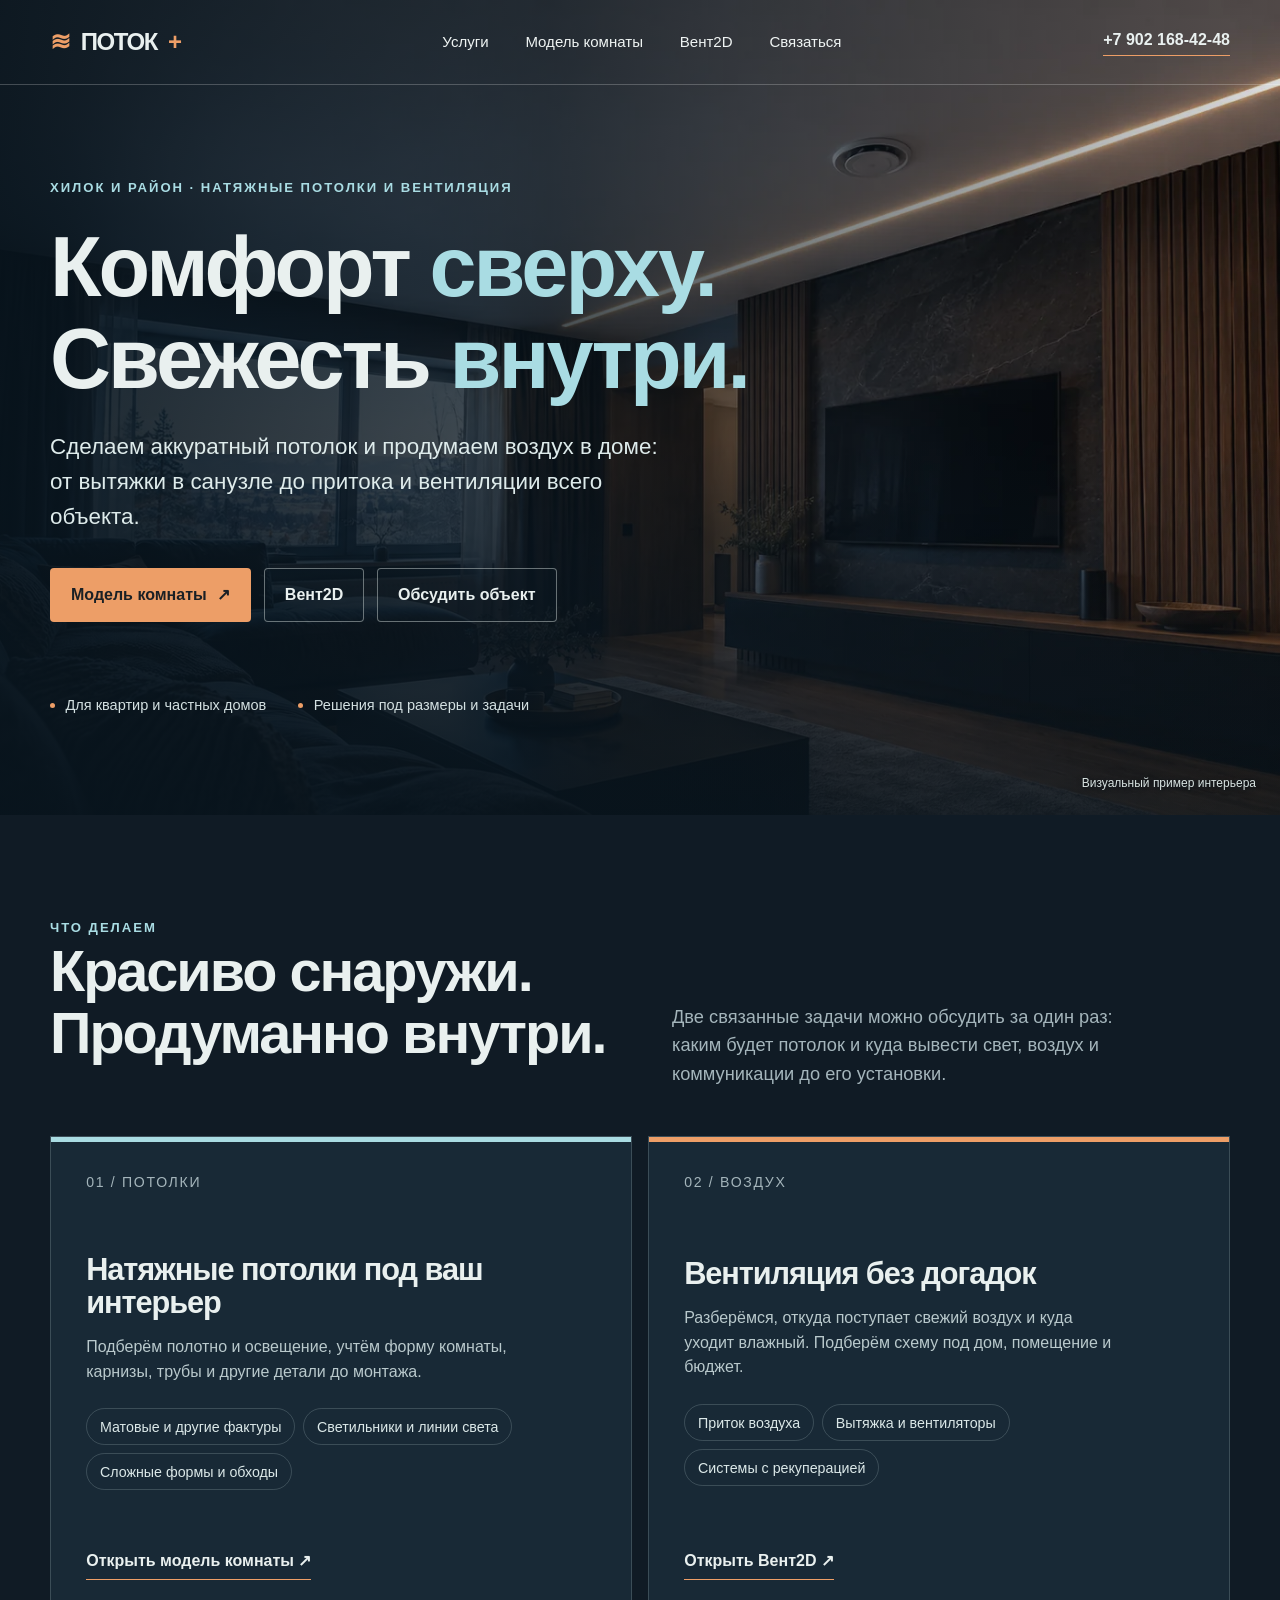
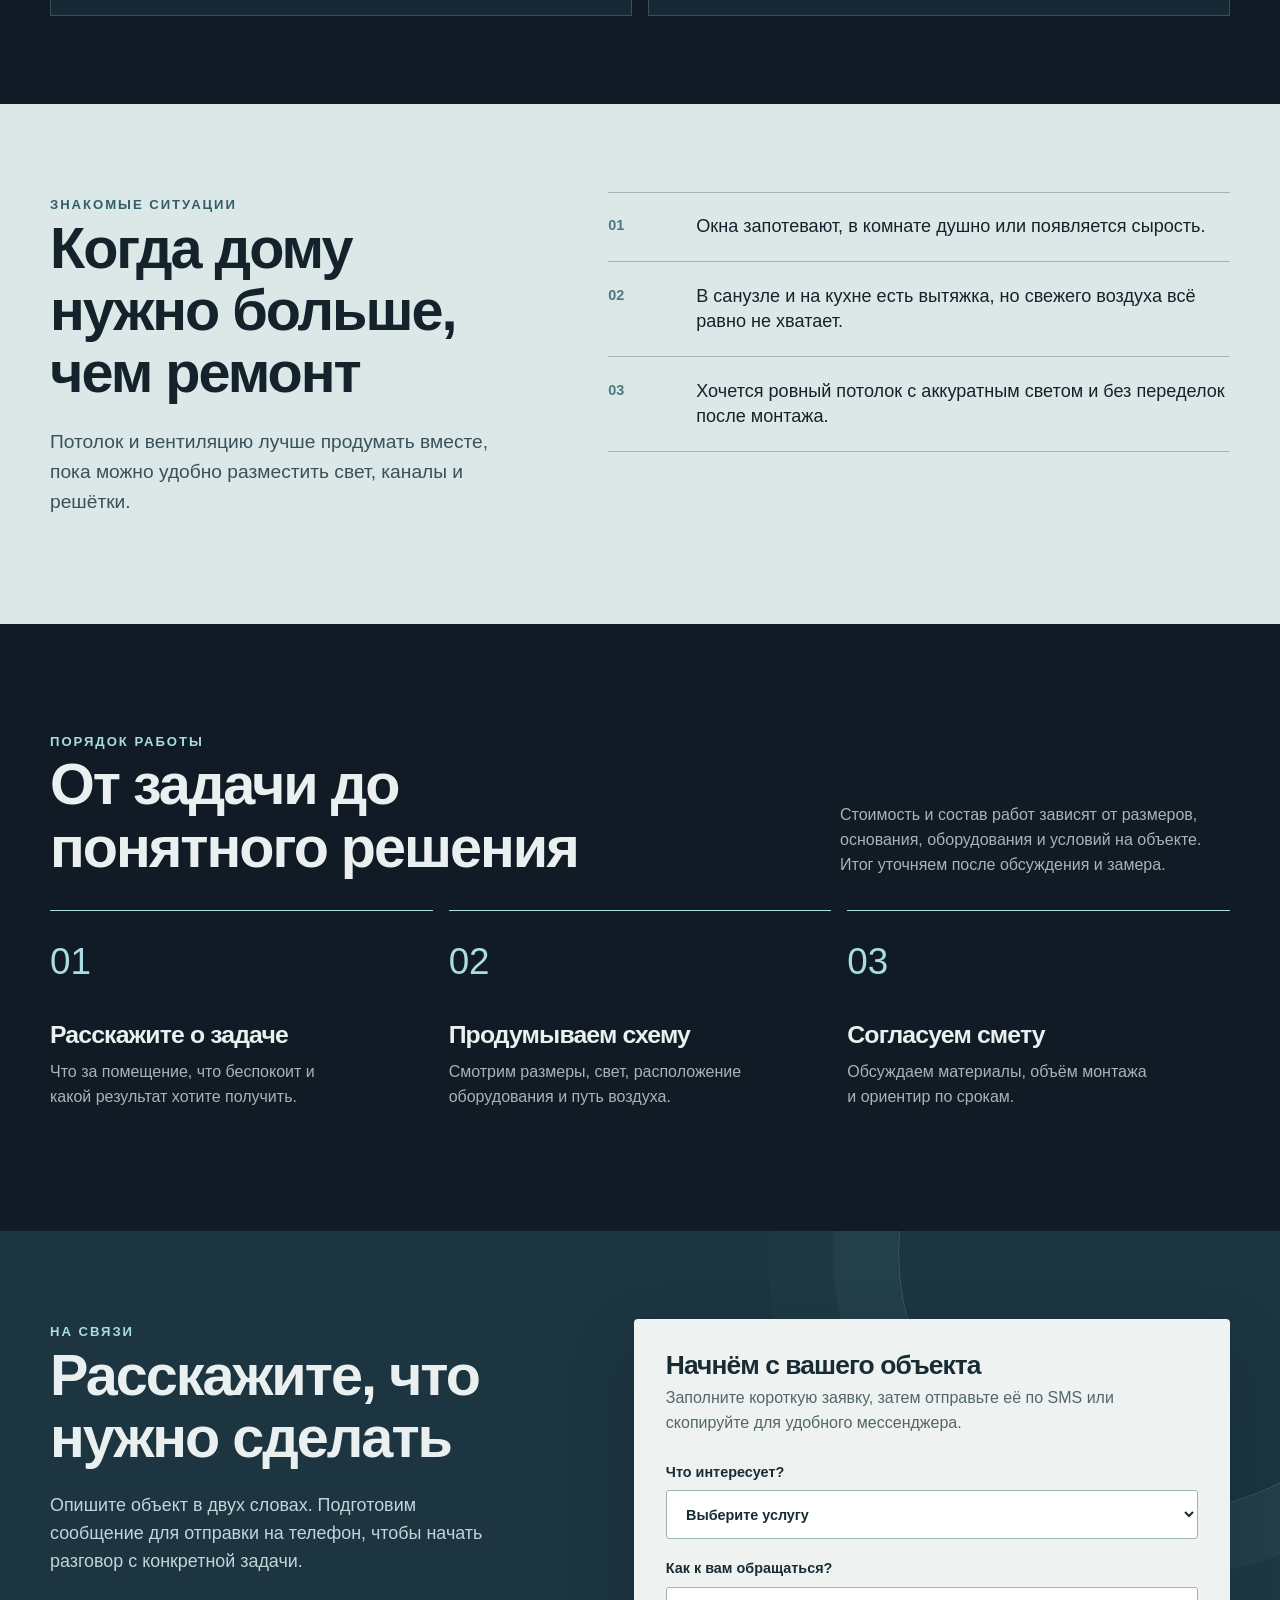
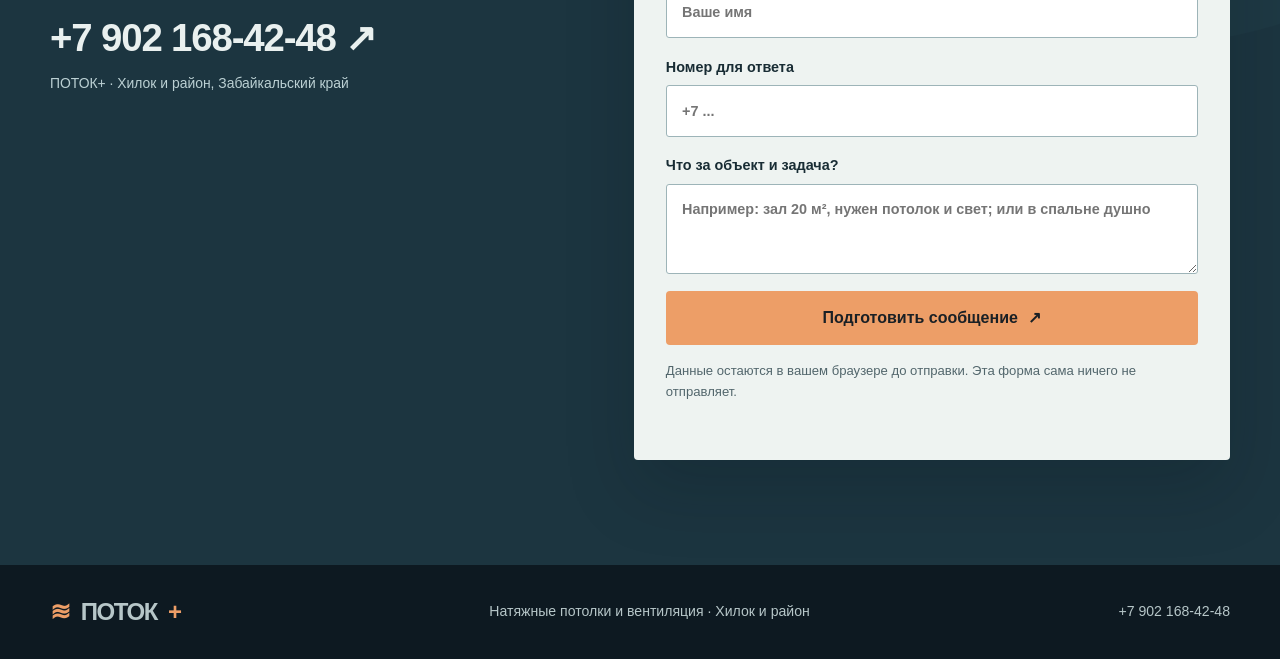
<file: index.html>
<!doctype html>
<html lang="ru">
<head>
  <meta charset="utf-8">
  <meta name="viewport" content="width=device-width, initial-scale=1">
  <meta name="theme-color" content="#101b25">
  <meta name="description" content="ПОТОК+ — натяжные потолки и вентиляция в Хилке и районе. Поможем продумать потолок, приток свежего воздуха и вытяжку под ваш объект.">
  <title>ПОТОК+ — потолки и вентиляция в Хилке</title>
  <link rel="icon" type="image/svg+xml" href="data:image/svg+xml,%3Csvg xmlns='http://www.w3.org/2000/svg' viewBox='0 0 64 64'%3E%3Crect width='64' height='64' rx='15' fill='%23101b25'/%3E%3Cpath d='M12 38h26c8 0 12-4 12-10 0-5-4-9-9-9-6 0-10 4-10 9' fill='none' stroke='%23a9dce3' stroke-width='5' stroke-linecap='round'/%3E%3Cpath d='M18 48h25M49 41v14' fill='none' stroke='%23ed9e67' stroke-width='5' stroke-linecap='round'/%3E%3C/svg%3E">
  <style>
    :root{color-scheme:dark;--ink:#101b25;--ink2:#182936;--paper:#e9f0ef;--muted:#a4b5bb;--line:rgba(217,235,236,.18);--sky:#a9dce3;--orange:#ed9e67;--container:1180px}
    *{box-sizing:border-box}html{scroll-behavior:smooth}body{margin:0;background:var(--ink);color:var(--paper);font-family:Inter,Arial,"Helvetica Neue",sans-serif;line-height:1.55}button,input,select,textarea{font:inherit}button,a{touch-action:manipulation}a{color:inherit}a:focus-visible,button:focus-visible,input:focus-visible,select:focus-visible,textarea:focus-visible{outline:3px solid var(--orange);outline-offset:3px}h1,h2,h3,p{margin-top:0}h1,h2,h3{line-height:1.08;letter-spacing:-.035em}h1{font-size:clamp(2.9rem,6.6vw,6.7rem);font-weight:600;max-width:880px;margin-bottom:1.6rem}h2{font-size:clamp(2.25rem,4.5vw,4.75rem);font-weight:600;margin-bottom:1.5rem}h3{font-size:clamp(1.45rem,2.4vw,2.35rem);font-weight:600}p{font-size:1rem}small{font-size:.87rem}.wrap{width:min(var(--container),calc(100% - 48px));margin-inline:auto}.eyebrow{font-size:.82rem;letter-spacing:.15em;text-transform:uppercase;font-weight:700;color:var(--sky)}.btn{display:inline-flex;justify-content:center;align-items:center;gap:.65rem;min-height:52px;border:1px solid transparent;border-radius:4px;padding:.85rem 1.25rem;text-decoration:none;font-weight:700;cursor:pointer;transition:transform .2s,background .2s,border-color .2s}.btn:hover{transform:translateY(-2px)}.btn-accent{background:var(--orange);color:#1a2025}.btn-accent:hover{background:#ffb884}.btn-outline{border-color:rgba(233,240,239,.42);background:rgba(16,27,37,.3)}.btn-outline:hover{border-color:var(--sky);background:rgba(169,220,227,.1)}
    .topbar{position:absolute;z-index:10;left:0;right:0;top:0;border-bottom:1px solid rgba(255,255,255,.22)}.topbar .wrap{display:flex;align-items:center;justify-content:space-between;min-height:84px;gap:1rem}.brand{display:inline-flex;align-items:center;gap:.7rem;text-decoration:none;font-size:1.5rem;line-height:1;font-weight:800;letter-spacing:-.06em;white-space:nowrap}.brand-mark{color:var(--orange);font-size:1.55rem;line-height:.65}nav{display:flex;align-items:center;gap:2.3rem}nav a{font-size:.94rem;text-decoration:none;color:#eff4f3}nav a:hover{color:var(--sky)}.header-phone{text-decoration:none;font-weight:700;white-space:nowrap;border-bottom:1px solid var(--orange);padding-bottom:.2rem}
    .hero{position:relative;isolation:isolate;min-height:760px;display:flex;align-items:flex-end;background:#1a2932;overflow:hidden}.hero::before{content:"";position:absolute;inset:0;z-index:-2;background-image:url('hero.webp');background-size:cover;background-position:center right}.hero::after{content:"";position:absolute;inset:0;z-index:-1;background:linear-gradient(90deg,rgba(8,20,29,.92) 0%,rgba(8,20,29,.75) 43%,rgba(8,20,29,.14) 100%),linear-gradient(0deg,rgba(8,20,29,.8),transparent 46%)}.hero-content{padding-top:178px;padding-bottom:98px}.hero .eyebrow{display:block;margin-bottom:1.5rem}.hero h1 span{color:var(--sky)}.hero-lead{max-width:610px;font-size:clamp(1.1rem,1.8vw,1.4rem);color:#deebeb;margin-bottom:2.1rem}.hero-actions{display:flex;flex-wrap:wrap;gap:.8rem}.hero-foot{display:flex;align-items:center;gap:2rem;margin-top:4.5rem;color:#d3e0e1;font-size:.91rem}.hero-foot span{display:inline-flex;align-items:center;gap:.65rem}.hero-foot i{width:5px;height:5px;border-radius:50%;background:var(--orange)}.photo-note{position:absolute;right:24px;bottom:22px;font-size:.75rem;color:#d8e3e1;text-shadow:0 1px 5px #07131b}
    .intro{padding:100px 0 88px}.section-top{display:grid;grid-template-columns:1fr 1fr;gap:4rem;align-items:end;margin-bottom:3rem}.section-top p{max-width:480px;color:var(--muted);font-size:1.14rem;margin:0}.services{display:grid;grid-template-columns:1fr 1fr;gap:1rem}.service{min-height:480px;padding:2.2rem;display:flex;flex-direction:column;justify-content:space-between;background:var(--ink2);border:1px solid var(--line);position:relative;overflow:hidden}.service:before{content:"";position:absolute;inset:0 auto auto 0;width:100%;height:5px;background:var(--sky)}.service:nth-child(2):before{background:var(--orange)}.service .number{font-size:.88rem;letter-spacing:.12em;color:var(--muted)}.service h3{max-width:420px;margin-bottom:1rem}.service p{color:#b9c9cc;max-width:430px}.service ul{margin:1.5rem 0 0;padding:0;list-style:none;display:flex;flex-wrap:wrap;gap:.5rem}.service li{font-size:.89rem;border:1px solid var(--line);border-radius:40px;padding:.4rem .8rem;color:#dbe8e8}.service a{align-self:flex-start;text-decoration:none;font-weight:700;border-bottom:1px solid var(--orange);padding-bottom:.32rem}.service a:hover{color:var(--orange)}
    .problem{background:#dbe8e7;color:#14232b;padding:88px 0}.problem .eyebrow{color:#315e69}.problem-inner{display:grid;grid-template-columns:1fr 1.3fr;gap:5rem}.problem h2{max-width:520px}.problem p{font-size:1.2rem;color:#39515a;max-width:450px}.problem-list{border-top:1px solid #9db4b8}.problem-item{display:grid;grid-template-columns:72px 1fr;gap:1rem;border-bottom:1px solid #9db4b8;padding:1.35rem 0}.problem-item b{color:#4e7981;font-size:.9rem}.problem-item span{font-size:1.13rem;line-height:1.4}
    .steps{padding:105px 0}.steps-head{display:flex;justify-content:space-between;align-items:end;gap:2rem;margin-bottom:2rem}.steps-head h2{max-width:600px;margin:0}.steps-head p{max-width:390px;color:var(--muted);margin:0}.steps-grid{display:grid;grid-template-columns:repeat(3,1fr);gap:1rem}.step{border-top:1px solid var(--sky);padding:1.4rem .7rem 0 0}.step strong{display:block;font-size:2.3rem;color:var(--sky);font-weight:400;margin-bottom:2rem}.step h3{font-size:1.55rem;margin-bottom:.7rem}.step p{color:var(--muted);max-width:310px}
    .contact{background:#1c3540;padding:88px 0 105px;position:relative;overflow:hidden}.contact:before{content:"";position:absolute;right:-140px;top:-240px;width:520px;height:520px;border:1px solid rgba(169,220,227,.2);border-radius:50%;box-shadow:0 0 0 65px rgba(169,220,227,.035),0 0 0 130px rgba(169,220,227,.02);pointer-events:none}.contact-grid{position:relative;display:grid;grid-template-columns:.9fr 1.1fr;gap:6rem}.contact-copy h2{max-width:570px}.contact-copy p{font-size:1.12rem;color:#c2d5d8;max-width:440px}.big-phone{display:block;font-size:clamp(1.7rem,3vw,2.75rem);font-weight:600;text-decoration:none;margin-top:2.5rem;line-height:1.2;letter-spacing:-.03em}.big-phone:hover{color:var(--orange)}.contact-copy small{display:block;margin-top:.7rem;color:#bbd0d3}.form-card{background:#eef3f1;color:#182c34;padding:2rem;border-radius:4px;box-shadow:0 30px 70px rgba(5,16,22,.18)}.form-card h3{font-size:1.65rem;margin-bottom:.4rem}.form-card>p{color:#52666c;margin-bottom:1.6rem}.field{display:block;margin-bottom:1.1rem;font-size:.9rem;font-weight:700}.field input,.field select,.field textarea{display:block;width:100%;margin-top:.45rem;border:1px solid #9db4b8;background:#fff;color:#162c35;padding:.85rem .95rem;border-radius:3px;min-height:49px}.field textarea{min-height:90px;resize:vertical}.field input:focus,.field select:focus,.field textarea:focus{border-color:#2f6f7a}.form-card .btn{width:100%}.form-note{font-size:.82rem;color:#5c7075;margin:1rem 0 0}.prepared{margin-top:1.3rem;border-top:1px solid #afc2c5;padding-top:1.2rem}.prepared[hidden]{display:none}.prepared h4{margin:0 0 .5rem}.prepared-text{white-space:pre-wrap;background:#dae8e8;padding:1rem;color:#243b43;border-radius:3px;font-size:.92rem;overflow-wrap:anywhere}.prepared-actions{display:flex;gap:.6rem;flex-wrap:wrap}.prepared-actions .btn{flex:1;white-space:nowrap}.prepared .btn-outline{color:#17343d;border-color:#779ba2;background:transparent}.feedback{min-height:1.5em;color:#2e6570;font-weight:700;font-size:.88rem;margin:.5rem 0 0}
    footer{padding:2.2rem 0;background:#0d1921}.footer-inner{display:flex;align-items:center;justify-content:space-between;gap:1rem;color:#b6c6c8;font-size:.88rem}footer a{text-decoration:none}footer a:hover{color:var(--orange)}.mobile-call{display:none}
    @media(max-width:850px){nav{display:none}.section-top,.problem-inner,.contact-grid{grid-template-columns:1fr;gap:1rem}.section-top p{max-width:630px}.steps-head{display:block}.steps-head p{margin-top:1rem}.contact-grid{gap:2.2rem}.problem-inner{gap:2.5rem}}
    @media(max-width:640px){.wrap{width:min(100% - 36px,var(--container))}.topbar .wrap{min-height:68px}.brand{font-size:1.28rem}.header-phone{font-size:.86rem}.hero{min-height:730px}.hero::before{background-position:63% center}.hero::after{background:linear-gradient(0deg,rgba(8,20,29,.97),rgba(8,20,29,.69) 62%,rgba(8,20,29,.3))}.hero-content{padding-top:130px;padding-bottom:88px}.hero h1{font-size:clamp(2.8rem,11vw,4.4rem)}.hero-lead{font-size:1.08rem}.hero-actions .btn{width:100%}.hero-foot{margin-top:2.6rem;display:block}.hero-foot span{margin:.3rem 1rem .3rem 0}.photo-note{right:18px;bottom:13px}.intro,.steps{padding:74px 0}.section-top{margin-bottom:2rem}.services,.steps-grid{grid-template-columns:1fr}.service{min-height:375px;padding:1.5rem}.problem{padding:70px 0}.problem-item{grid-template-columns:48px 1fr}.steps-head{margin-bottom:2.4rem}.step{padding-bottom:1rem}.step strong{margin-bottom:1.1rem}.contact{padding:70px 0 95px}.form-card{padding:1.4rem}.prepared-actions{display:grid}.footer-inner{display:block}.footer-inner>*{display:block;margin:.5rem 0}.mobile-call{display:flex;position:fixed;z-index:20;bottom:0;left:0;right:0;background:#0d1921;padding:.7rem 18px calc(.7rem + env(safe-area-inset-bottom));border-top:1px solid var(--line)}.mobile-call a{width:100%;min-height:48px}body{padding-bottom:70px}}
    @media(prefers-reduced-motion:reduce){html{scroll-behavior:auto}.btn{transition:none}}
  </style>
</head>
<body>
  <header class="topbar"><div class="wrap">
    <a class="brand" href="#top" aria-label="ПОТОК+ — наверх"><span class="brand-mark" aria-hidden="true">≋</span> ПОТОК<span style="color:var(--orange)">+</span></a>
    <nav aria-label="Основная навигация"><a href="#services">Услуги</a><a href="room.html">Модель комнаты</a><a href="vent2d.html">Вент2D</a><a href="#contact">Связаться</a></nav>
    <a class="header-phone" href="tel:+79021684248">+7 902 168-42-48</a>
  </div></header>

  <main id="top">
    <section class="hero" aria-labelledby="hero-title"><div class="wrap hero-content">
      <span class="eyebrow">Хилок и район · Натяжные потолки и вентиляция</span>
      <h1 id="hero-title">Комфорт <span>сверху.</span><br>Свежесть <span>внутри.</span></h1>
      <p class="hero-lead">Сделаем аккуратный потолок и продумаем воздух в доме: от вытяжки в санузле до притока и вентиляции всего объекта.</p>
      <div class="hero-actions"><a class="btn btn-accent" href="room.html">Модель комнаты <span aria-hidden="true">↗</span></a><a class="btn btn-outline" href="vent2d.html">Вент2D</a><a class="btn btn-outline" href="#contact">Обсудить объект</a></div>
      <div class="hero-foot"><span><i aria-hidden="true"></i>Для квартир и частных домов</span><span><i aria-hidden="true"></i>Решения под размеры и задачи</span></div>
    </div><span class="photo-note">Визуальный пример интерьера</span></section>

    <section class="intro wrap" id="services" aria-labelledby="services-title"><div class="section-top"><div><span class="eyebrow">Что делаем</span><h2 id="services-title">Красиво снаружи.<br>Продуманно внутри.</h2></div><p>Две связанные задачи можно обсудить за один раз: каким будет потолок и куда вывести свет, воздух и коммуникации до его установки.</p></div>
      <div class="services">
        <article class="service"><span class="number">01 / ПОТОЛКИ</span><div><h3>Натяжные потолки под ваш интерьер</h3><p>Подберём полотно и освещение, учтём форму комнаты, карнизы, трубы и другие детали до монтажа.</p><ul><li>Матовые и другие фактуры</li><li>Светильники и линии света</li><li>Сложные формы и обходы</li></ul></div><a href="room.html">Открыть модель комнаты ↗</a></article>
        <article class="service"><span class="number">02 / ВОЗДУХ</span><div><h3>Вентиляция без догадок</h3><p>Разберёмся, откуда поступает свежий воздух и куда уходит влажный. Подберём схему под дом, помещение и бюджет.</p><ul><li>Приток воздуха</li><li>Вытяжка и вентиляторы</li><li>Системы с рекуперацией</li></ul></div><a href="vent2d.html">Открыть Вент2D ↗</a></article>
      </div>
    </section>

    <section class="problem" aria-labelledby="problem-title"><div class="wrap problem-inner"><div><span class="eyebrow">Знакомые ситуации</span><h2 id="problem-title">Когда дому нужно больше, чем ремонт</h2><p>Потолок и вентиляцию лучше продумать вместе, пока можно удобно разместить свет, каналы и решётки.</p></div><div class="problem-list"><div class="problem-item"><b>01</b><span>Окна запотевают, в комнате душно или появляется сырость.</span></div><div class="problem-item"><b>02</b><span>В санузле и на кухне есть вытяжка, но свежего воздуха всё равно не хватает.</span></div><div class="problem-item"><b>03</b><span>Хочется ровный потолок с аккуратным светом и без переделок после монтажа.</span></div></div></div></section>

    <section class="steps wrap" id="approach" aria-labelledby="steps-title"><div class="steps-head"><div><span class="eyebrow">Порядок работы</span><h2 id="steps-title">От задачи до понятного решения</h2></div><p>Стоимость и состав работ зависят от размеров, основания, оборудования и условий на объекте. Итог уточняем после обсуждения и замера.</p></div><div class="steps-grid"><div class="step"><strong>01</strong><h3>Расскажите о задаче</h3><p>Что за помещение, что беспокоит и какой результат хотите получить.</p></div><div class="step"><strong>02</strong><h3>Продумываем схему</h3><p>Смотрим размеры, свет, расположение оборудования и путь воздуха.</p></div><div class="step"><strong>03</strong><h3>Согласуем смету</h3><p>Обсуждаем материалы, объём монтажа и ориентир по срокам.</p></div></div></section>

    <section class="contact" id="contact" aria-labelledby="contact-title"><div class="wrap contact-grid"><div class="contact-copy"><span class="eyebrow">На связи</span><h2 id="contact-title">Расскажите, что нужно сделать</h2><p>Опишите объект в двух словах. Подготовим сообщение для отправки на телефон, чтобы начать разговор с конкретной задачи.</p><a class="big-phone" href="tel:+79021684248">+7 902 168-42-48 ↗</a><small>ПОТОК+ · Хилок и район, Забайкальский край</small></div>
      <div class="form-card"><h3>Начнём с вашего объекта</h3><p>Заполните короткую заявку, затем отправьте её по SMS или скопируйте для удобного мессенджера.</p>
        <form id="request-form"><label class="field">Что интересует?<select name="service" id="service" required><option value="">Выберите услугу</option><option>Натяжной потолок</option><option>Вентиляция</option><option>Потолок и вентиляция</option></select></label>
          <label class="field">Как к вам обращаться?<input name="name" autocomplete="name" maxlength="80" required placeholder="Ваше имя"></label>
          <label class="field">Номер для ответа<input name="phone" type="tel" inputmode="tel" autocomplete="tel" maxlength="32" required placeholder="+7 ..."></label>
          <label class="field">Что за объект и задача?<textarea name="details" maxlength="800" placeholder="Например: зал 20 м², нужен потолок и свет; или в спальне душно"></textarea></label>
          <button class="btn btn-accent" type="submit">Подготовить сообщение <span aria-hidden="true">↗</span></button>
        </form><p class="form-note">Данные остаются в вашем браузере до отправки. Эта форма сама ничего не отправляет.</p>
        <div class="prepared" id="prepared" hidden><h4>Ваше сообщение готово</h4><div class="prepared-text" id="prepared-text"></div><div class="prepared-actions"><a id="sms-link" class="btn btn-accent" href="sms:+79021684248">Отправить SMS</a><button class="btn btn-outline" id="copy-button" type="button">Скопировать текст</button></div><p class="feedback" id="feedback" role="status" aria-live="polite"></p></div>
      </div></div></section>
  </main>
  <footer><div class="wrap footer-inner"><span class="brand"><span class="brand-mark" aria-hidden="true">≋</span> ПОТОК<span style="color:var(--orange)">+</span></span><span>Натяжные потолки и вентиляция · Хилок и район</span><a href="tel:+79021684248">+7 902 168-42-48</a></div></footer>
  <div class="mobile-call"><a class="btn btn-accent" href="tel:+79021684248">Позвонить в ПОТОК+ <span aria-hidden="true">↗</span></a></div>
  <script>
    const form=document.getElementById('request-form');
    const service=document.getElementById('service');
    document.querySelectorAll('[data-service]').forEach(link=>link.addEventListener('click',()=>{service.value=link.dataset.service}));
    form.addEventListener('submit',event=>{
      event.preventDefault();
      if(!form.reportValidity())return;
      const data=new FormData(form);
      const name=String(data.get('name')||'').trim();
      const phone=String(data.get('phone')||'').trim();
      const details=String(data.get('details')||'').trim();
      const lines=['Здравствуйте! Пишу с сайта ПОТОК+.','Услуга: '+data.get('service'),'Имя: '+name,'Телефон: '+phone];
      if(details)lines.push('Объект и задача: '+details);
      const message=lines.join('\n');
      document.getElementById('prepared-text').textContent=message;
      document.getElementById('sms-link').href='sms:+79021684248?body='+encodeURIComponent(message);
      document.getElementById('prepared').hidden=false;
      document.getElementById('feedback').textContent='';
      document.getElementById('prepared').scrollIntoView({behavior:'smooth',block:'nearest'});
    });
    document.getElementById('copy-button').addEventListener('click',async()=>{
      const message=document.getElementById('prepared-text').textContent;
      try{await navigator.clipboard.writeText(message);document.getElementById('feedback').textContent='Текст скопирован — отправьте его в удобном мессенджере.'}
      catch{document.getElementById('feedback').textContent='Не удалось скопировать автоматически. Выделите текст сообщения выше и скопируйте его.'}
    });
    if(document.modelContext?.registerTool){
      try{
        Promise.resolve(document.modelContext.registerTool({
          name:'stage_service_request',
          title:'Подготовить обращение в ПОТОК+',
          description:'Заполнить форму и подготовить текст заявки на потолок или вентиляцию. Сообщение не отправляется автоматически.',
          inputSchema:{type:'object',properties:{service:{type:'string',enum:['Натяжной потолок','Вентиляция','Потолок и вентиляция']},name:{type:'string',minLength:1,maxLength:80},phone:{type:'string',minLength:1,maxLength:32},details:{type:'string',maxLength:800}},required:['service','name','phone'],additionalProperties:false},
          annotations:{readOnlyHint:false,untrustedContentHint:false},
          execute(input){
            if(!input||!['Натяжной потолок','Вентиляция','Потолок и вентиляция'].includes(input.service)||typeof input.name!=='string'||!input.name.trim()||input.name.length>80||typeof input.phone!=='string'||!input.phone.trim()||input.phone.length>32||input.details!==undefined&&(typeof input.details!=='string'||input.details.length>800))throw new Error('Проверьте услугу, имя и телефон.');
            service.value=input.service;
            form.querySelector('[name="name"]').value=input.name.trim();
            form.querySelector('[name="phone"]').value=input.phone.trim();
            form.querySelector('[name="details"]').value=input.details||'';
            form.requestSubmit();
            return{status:'ready_to_send',message:document.getElementById('prepared-text').textContent};
          }
        })).catch(()=>{});
      }catch{}
    }
  </script>
</body>
</html>
</file>
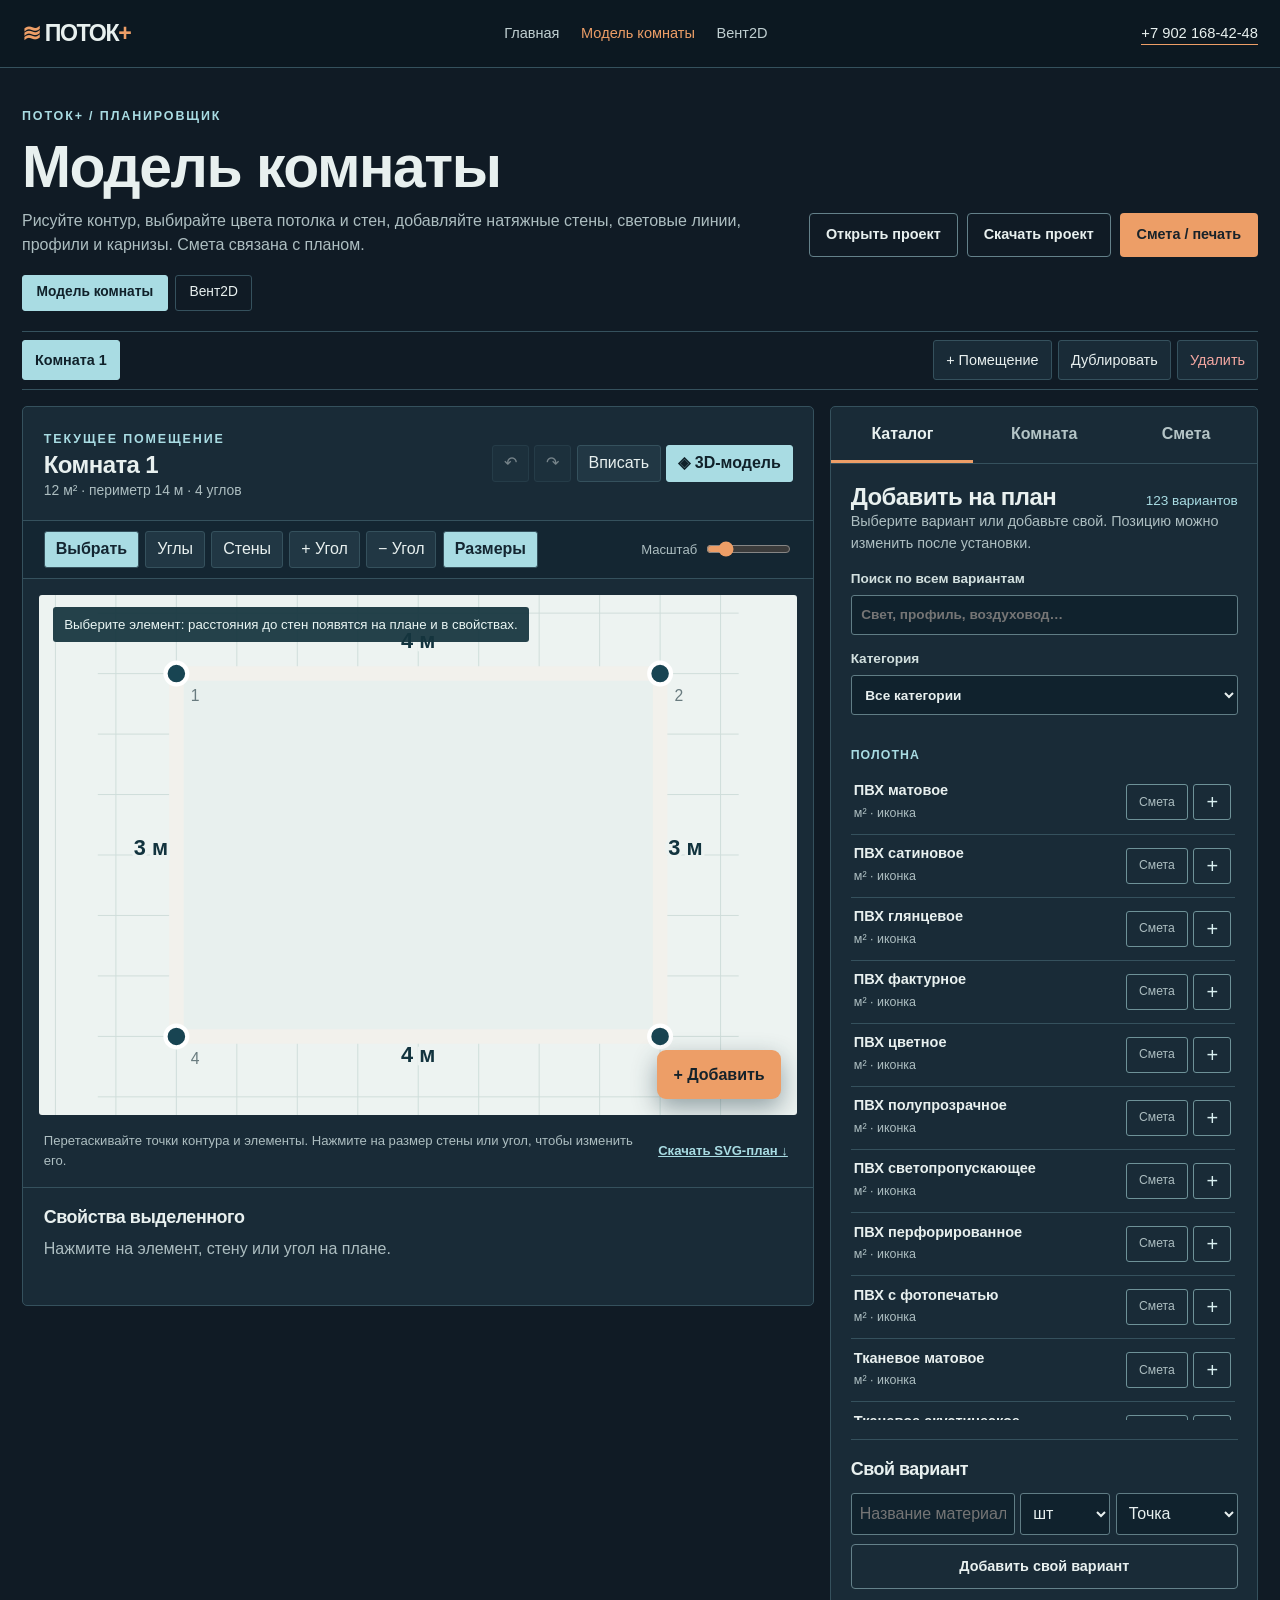
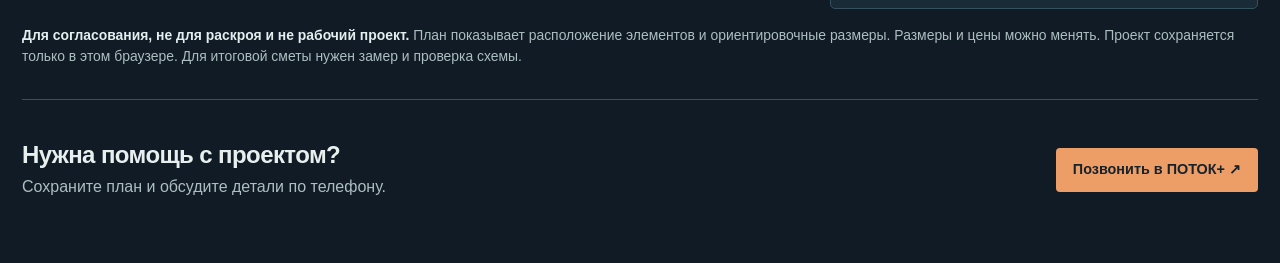
<file: room.html>
<!doctype html>
<html lang="ru">
<head>
<meta charset="utf-8"><meta name="viewport" content="width=device-width,initial-scale=1"><meta name="theme-color" content="#101b25">
<title>Модель комнаты — ПОТОК+</title><meta name="description" content="Планировщик натяжного потолка: форма комнаты, размеры, материалы, свет, карнизы и предварительная смета.">
<link rel="icon" type="image/svg+xml" href="data:image/svg+xml,%3Csvg xmlns='http://www.w3.org/2000/svg' viewBox='0 0 64 64'%3E%3Crect width='64' height='64' rx='15' fill='%23101b25'/%3E%3Cpath d='M12 38h26c8 0 12-4 12-10 0-5-4-9-9-9-6 0-10 4-10 9' fill='none' stroke='%23a9dce3' stroke-width='5' stroke-linecap='round'/%3E%3Cpath d='M18 48h25M49 41v14' fill='none' stroke='%23ed9e67' stroke-width='5' stroke-linecap='round'/%3E%3C/svg%3E">
<link rel="stylesheet" href="planner.css" defer><script src="planner.js" defer></script>
</head>
<body data-mode="ceiling">
<header class="sitebar"><a class="brand" href="index.html"><span aria-hidden="true">≋</span> ПОТОК<b>+</b></a><nav aria-label="Разделы сайта"><a href="index.html">Главная</a><a href="room.html" aria-current="page">Модель комнаты</a><a href="vent2d.html" >Вент2D</a></nav><a class="phone" href="tel:+79021684248">+7 902 168-42-48</a></header>
<main class="app">
 <div class="intro"><div><span class="kicker">ПОТОК+ / ПЛАНИРОВЩИК</span><h1>Модель комнаты</h1><p>Рисуйте контур, выбирайте цвета потолка и стен, добавляйте натяжные стены, световые линии, профили и карнизы. Смета связана с планом.</p></div><div class="intro-actions"><button type="button" id="import-btn" class="button secondary">Открыть проект</button><input type="file" id="import-file" accept="application/json,.json" hidden><button type="button" id="export-btn" class="button secondary">Скачать проект</button><button type="button" id="print-btn" class="button primary">Смета / печать</button></div></div><div class="tool-switch" aria-label="Планировщики"><a href="room.html" aria-current="page">Модель комнаты</a><a href="vent2d.html">Вент2D</a></div>
 <section class="project-strip" aria-label="Помещения"><div class="rooms" id="room-tabs" role="tablist" aria-label="Помещения проекта"></div><div class="room-buttons"><button type="button" id="add-room" class="small-button">+ Помещение</button><button type="button" id="copy-room" class="small-button">Дублировать</button><button type="button" id="delete-room" class="small-button danger">Удалить</button></div></section>
 <div class="workspace">
  <section class="board" id="board" aria-labelledby="board-title"><div class="board-head"><div><span class="kicker">ТЕКУЩЕЕ ПОМЕЩЕНИЕ</span><h2 id="board-title">План</h2><p id="board-info"></p></div><div class="board-buttons"><button type="button" id="undo-btn" title="Отменить" aria-label="Отменить">↶</button><button type="button" id="redo-btn" title="Повторить" aria-label="Повторить">↷</button><button type="button" id="fit-btn" title="Показать весь план">Вписать</button><button type="button" id="open-3d" class="scene-trigger" title="Открыть объёмную модель комнаты">◈ 3D-модель</button></div></div>
   <div class="toolbar" aria-label="Инструменты плана"><button type="button" data-tool="select" class="selected">Выбрать</button><button type="button" data-tool="vertex">Углы</button><button type="button" data-tool="wall">Стены</button><button type="button" id="add-corner">+ Угол</button><button type="button" id="remove-corner">− Угол</button><button type="button" id="dimensions-toggle" class="selected" aria-pressed="true" title="Показать или скрыть размеры до стен">Размеры</button><label>Масштаб <input id="zoom" type="range" min="75" max="220" value="100" aria-label="Масштаб плана"></label></div>
   <div class="canvas-shell"><svg id="plan" role="img" aria-label="Редактируемый план помещения"></svg><div id="draw-hint" class="draw-hint" aria-live="polite">Нажмите «+ Добавить», выберите элемент и поставьте его на плане.</div><button type="button" id="plan-add" class="plan-add" aria-expanded="false" aria-controls="plan-picker">+ Добавить</button><div id="plan-picker" class="plan-picker" hidden><div class="plan-picker-head"><strong>Что добавить на план</strong><button type="button" id="plan-picker-close" aria-label="Закрыть список">×</button></div><input id="plan-pick-search" type="search" placeholder="Поиск: свет, натяжная стена, профиль…" aria-label="Поиск по каталогу"><select id="plan-pick-category" aria-label="Категория элементов"></select><div id="plan-pick-list" class="plan-pick-list"></div><p class="plan-pick-tip">Выберите элемент и укажите место. Для линии нужны две точки; для натяжной стены нажмите на нужную стену. После выбора световой линии можно задать заход на стену в свойствах.</p></div></div>
   <div class="board-footer"><span>Перетаскивайте точки контура и элементы. Нажмите на размер стены или угол, чтобы изменить его.</span><button type="button" id="save-svg" class="text-button">Скачать SVG-план ↓</button></div>
   <div class="inspector" id="inspector"><h3>Свойства выделенного</h3><p class="empty">Нажмите на элемент, стену или угол на плане.</p></div>
  </section>
  <aside class="sidebar" id="sidebar"><div class="side-tabs" role="tablist" aria-label="Панели редактора"><button type="button" data-panel="catalog" aria-selected="true">Каталог</button><button type="button" data-panel="room" aria-selected="false">Комната</button><button type="button" data-panel="estimate" aria-selected="false">Смета</button></div>
   <section class="side-panel" id="catalog-panel"><div class="panel-title"><h2>Добавить на план</h2><span id="catalog-count"></span></div><p class="subtle">Выберите вариант или добавьте свой. Позицию можно изменить после установки.</p><label class="field">Поиск по всем вариантам<input type="search" id="catalog-search" placeholder="Свет, профиль, воздуховод…"></label><label class="field">Категория<select id="catalog-category"></select></label><div class="catalog-list" id="catalog-list"></div><div class="custom-box"><h3>Свой вариант</h3><div class="custom-row"><input id="custom-name" placeholder="Название материала или работы" maxlength="90" aria-label="Название своего варианта"><select id="custom-unit" aria-label="Единица"><option value="шт">шт</option><option value="м">м</option><option value="м²">м²</option><option value="компл.">компл.</option><option value="работа">работа</option></select><select id="custom-placement" aria-label="Отображение на плане"><option value="point">Точка</option><option value="line">Линия</option><option value="none">Только смета</option></select></div><button type="button" id="custom-add" class="button secondary">Добавить свой вариант</button></div></section>
   <section class="side-panel" id="room-panel" hidden><h2>Параметры комнаты</h2><label class="field">Название<input id="room-name" maxlength="50"></label><div class="two"><label class="field">Ширина, м<input type="number" id="room-width" min="0.5" max="100" step="0.01"></label><label class="field">Длина, м<input type="number" id="room-height" min="0.5" max="100" step="0.01"></label></div><label class="field">Высота до потолка, м<input type="number" id="room-ceiling-height" min="1.5" max="10" step="0.01"></label><label class="field">Форма<select id="shape"><option value="rect">Прямоугольник</option><option value="l">Г-образная</option><option value="u">П-образная</option><option value="bay">С эркером</option><option value="chamfer">Со скошенным углом</option><option value="custom">Произвольная</option></select></label><button type="button" id="apply-shape" class="button secondary">Применить форму</button><div id="mode-fields"></div><div class="room-tips" id="room-tips"></div></section>
   <section class="side-panel" id="estimate-panel" hidden><h2>Предварительная смета</h2><p class="subtle">Цены изначально пустые. Внесите свои цены в строках сметы; итог пересчитается автоматически.</p><div id="estimate-list"></div><div class="totals" id="totals"></div><div class="estimate-actions"><button type="button" id="download-csv" class="button secondary">Скачать CSV</button><button type="button" id="reset-prices" class="text-button">Сбросить цены</button></div></section>
  </aside>
 </div>
 <section class="under-note"><strong>Для согласования, не для раскроя и не рабочий проект.</strong> План показывает расположение элементов и ориентировочные размеры. Размеры и цены можно менять. Проект сохраняется только в этом браузере. Для итоговой сметы нужен замер и проверка схемы.</section>
 <section class="contact-row"><div><h2>Нужна помощь с проектом?</h2><p>Сохраните план и обсудите детали по телефону.</p></div><a href="tel:+79021684248" class="button primary">Позвонить в ПОТОК+ ↗</a></section>
</main><div id="scene-modal" class="scene-modal" hidden role="dialog" aria-modal="true" aria-labelledby="scene-title"><div class="scene-top"><div><span class="kicker">ПОТОК+ / ВИЗУАЛИЗАЦИЯ</span><h2 id="scene-title">Комната в 3D</h2><p id="scene-subtitle">Загрузка модели…</p></div><button type="button" id="scene-close" class="small-button" aria-label="Закрыть 3D-модель">Закрыть ×</button></div><div class="scene-layout"><div id="scene-stage" class="scene-stage"><div id="scene-loading" class="scene-loading">Собираем комнату и освещение…</div><div id="scene-fallback" class="scene-fallback" hidden>3D не запустилось в этом браузере. План и смета доступны в 2D.</div><div class="scene-map-card"><strong>Точка обзора</strong><svg id="scene-map" role="button" aria-label="План комнаты: нажмите место для обзора изнутри" tabindex="0"></svg><small>Нажмите нужное место на мини-плане</small></div><div id="scene-walk-pad" class="scene-walk-pad" hidden aria-label="Перемещение по комнате"><button type="button" data-walk="forward" aria-label="Идти вперёд">↑</button><div><button type="button" data-walk="left" aria-label="Шаг влево">←</button><button type="button" data-walk="back" aria-label="Идти назад">↓</button><button type="button" data-walk="right" aria-label="Шаг вправо">→</button></div></div><span id="scene-view-hint" class="scene-orbit-hint">Поверните модель пальцем или мышью · масштаб — двумя пальцами или колёсиком</span></div><aside class="scene-side"><div class="scene-side-section"><h3>Обзор комнаты</h3><div class="scene-segment"><button type="button" id="scene-orbit" aria-pressed="true">Облёт</button><button type="button" id="scene-walk" aria-pressed="false">Изнутри</button></div><p class="scene-control-tip">«Изнутри»: выберите место на мини-плане, поворачивайте взгляд по экрану и перемещайтесь стрелками. На компьютере работают WASD.</p><button type="button" id="scene-reset" class="small-button">Вернуть ракурс</button></div><div class="scene-side-section"><h3>Световая сцена</h3><div class="scene-segment"><button type="button" id="scene-day" aria-pressed="false">День</button><button type="button" id="scene-evening" aria-pressed="true">Вечер</button></div><label class="field">Яркость <input id="scene-brightness" type="range" min="40" max="180" value="105"></label><label class="field">Оттенок света <input id="scene-temperature" type="range" min="2700" max="6500" step="100" value="3300"><small id="scene-kelvin">3300 K · тёплый</small></label></div><div class="scene-side-section"><h3>В этой комнате</h3><p id="scene-material" class="subtle"></p><div id="scene-objects" class="scene-objects"></div></div><p class="scene-note">Визуализация показывает расположение и характер света. Оттенки, мощность и формы оборудования уточняются при выборе конкретных моделей.</p></aside></div></div><div class="mobile-nav"><a href="#board">К плану</a><a href="#sidebar" id="mobile-catalog">Каталог</a><a href="#sidebar" id="mobile-estimate">Смета</a></div>
<div class="toast" id="toast" role="status" aria-live="polite"></div>
</body></html>
</file>
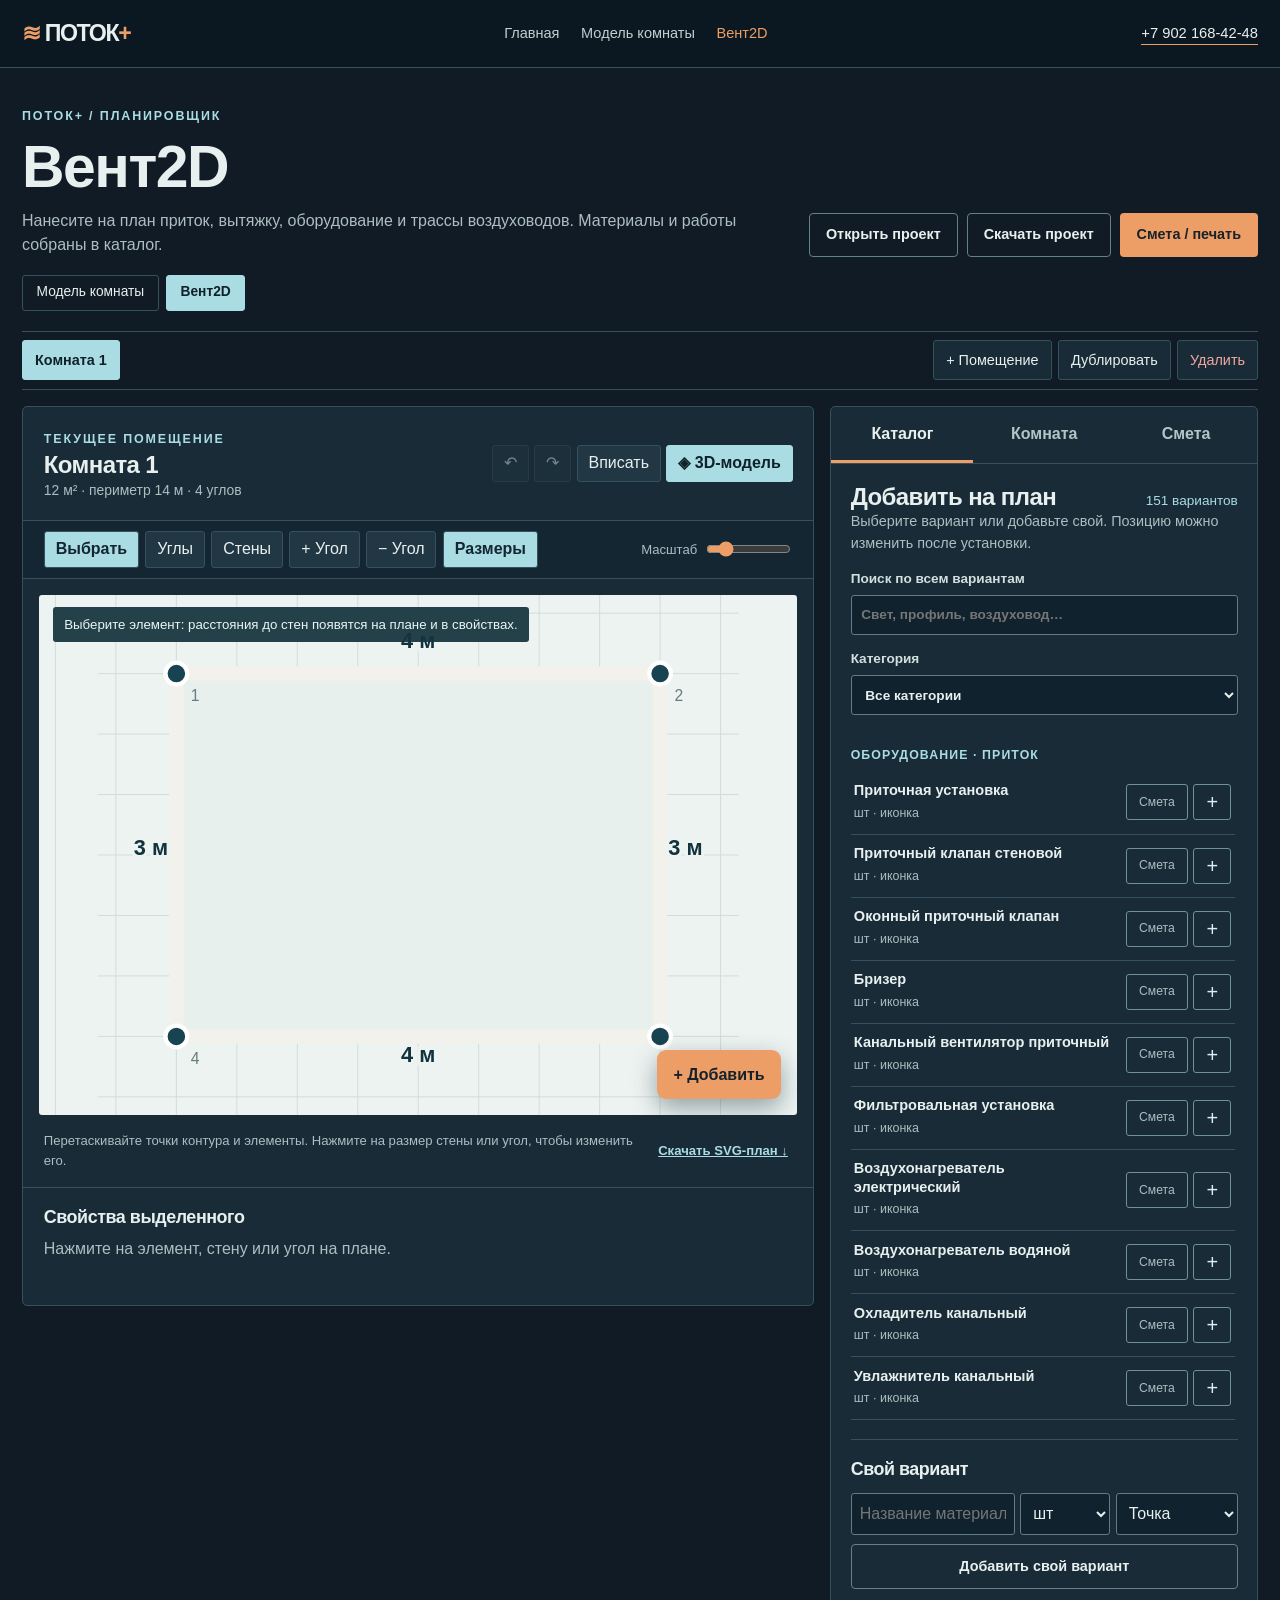
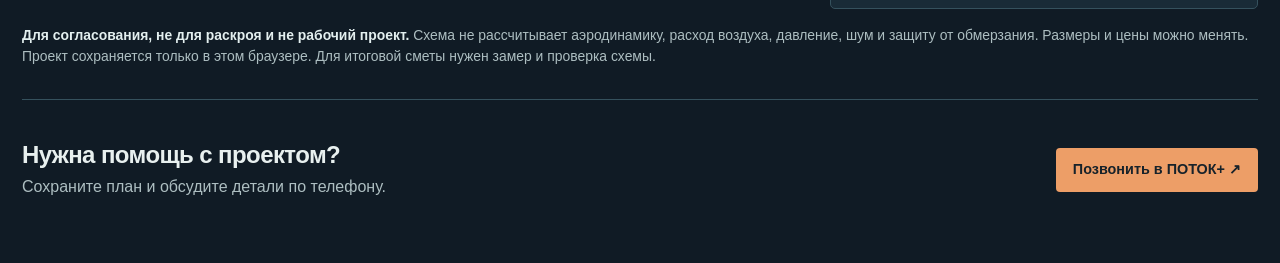
<file: vent2d.html>
<!doctype html>
<html lang="ru">
<head>
<meta charset="utf-8"><meta name="viewport" content="width=device-width,initial-scale=1"><meta name="theme-color" content="#101b25">
<title>Вент2D — ПОТОК+</title><meta name="description" content="Планировщик вентиляции: воздуховоды, установки, решетки, клапаны, материалы, монтаж и предварительная смета.">
<link rel="icon" type="image/svg+xml" href="data:image/svg+xml,%3Csvg xmlns='http://www.w3.org/2000/svg' viewBox='0 0 64 64'%3E%3Crect width='64' height='64' rx='15' fill='%23101b25'/%3E%3Cpath d='M12 38h26c8 0 12-4 12-10 0-5-4-9-9-9-6 0-10 4-10 9' fill='none' stroke='%23a9dce3' stroke-width='5' stroke-linecap='round'/%3E%3Cpath d='M18 48h25M49 41v14' fill='none' stroke='%23ed9e67' stroke-width='5' stroke-linecap='round'/%3E%3C/svg%3E">
<link rel="stylesheet" href="planner.css" defer><script src="planner.js" defer></script>
</head>
<body data-mode="vent">
<header class="sitebar"><a class="brand" href="index.html"><span aria-hidden="true">≋</span> ПОТОК<b>+</b></a><nav aria-label="Разделы сайта"><a href="index.html">Главная</a><a href="room.html" >Модель комнаты</a><a href="vent2d.html" aria-current="page">Вент2D</a></nav><a class="phone" href="tel:+79021684248">+7 902 168-42-48</a></header>
<main class="app">
 <div class="intro"><div><span class="kicker">ПОТОК+ / ПЛАНИРОВЩИК</span><h1>Вент2D</h1><p>Нанесите на план приток, вытяжку, оборудование и трассы воздуховодов. Материалы и работы собраны в каталог.</p></div><div class="intro-actions"><button type="button" id="import-btn" class="button secondary">Открыть проект</button><input type="file" id="import-file" accept="application/json,.json" hidden><button type="button" id="export-btn" class="button secondary">Скачать проект</button><button type="button" id="print-btn" class="button primary">Смета / печать</button></div></div><div class="tool-switch" aria-label="Планировщики"><a href="room.html">Модель комнаты</a><a href="vent2d.html" aria-current="page">Вент2D</a></div>
 <section class="project-strip" aria-label="Помещения"><div class="rooms" id="room-tabs" role="tablist" aria-label="Помещения проекта"></div><div class="room-buttons"><button type="button" id="add-room" class="small-button">+ Помещение</button><button type="button" id="copy-room" class="small-button">Дублировать</button><button type="button" id="delete-room" class="small-button danger">Удалить</button></div></section>
 <div class="workspace">
  <section class="board" id="board" aria-labelledby="board-title"><div class="board-head"><div><span class="kicker">ТЕКУЩЕЕ ПОМЕЩЕНИЕ</span><h2 id="board-title">План</h2><p id="board-info"></p></div><div class="board-buttons"><button type="button" id="undo-btn" title="Отменить" aria-label="Отменить">↶</button><button type="button" id="redo-btn" title="Повторить" aria-label="Повторить">↷</button><button type="button" id="fit-btn" title="Показать весь план">Вписать</button><button type="button" id="open-3d" class="scene-trigger" title="Открыть объёмную модель комнаты">◈ 3D-модель</button></div></div>
   <div class="toolbar" aria-label="Инструменты плана"><button type="button" data-tool="select" class="selected">Выбрать</button><button type="button" data-tool="vertex">Углы</button><button type="button" data-tool="wall">Стены</button><button type="button" id="add-corner">+ Угол</button><button type="button" id="remove-corner">− Угол</button><button type="button" id="dimensions-toggle" class="selected" aria-pressed="true" title="Показать или скрыть размеры до стен">Размеры</button><label>Масштаб <input id="zoom" type="range" min="75" max="220" value="100" aria-label="Масштаб плана"></label></div>
   <div class="canvas-shell"><svg id="plan" role="img" aria-label="Редактируемый план помещения"></svg><div id="draw-hint" class="draw-hint" aria-live="polite">Нажмите «+ Добавить», выберите элемент и поставьте его на плане.</div><button type="button" id="plan-add" class="plan-add" aria-expanded="false" aria-controls="plan-picker">+ Добавить</button><div id="plan-picker" class="plan-picker" hidden><div class="plan-picker-head"><strong>Что добавить на план</strong><button type="button" id="plan-picker-close" aria-label="Закрыть список">×</button></div><input id="plan-pick-search" type="search" placeholder="Поиск: свет, профиль, вентиляция…" aria-label="Поиск по каталогу"><select id="plan-pick-category" aria-label="Категория элементов"></select><div id="plan-pick-list" class="plan-pick-list"></div><p class="plan-pick-tip">Выберите элемент и поставьте его на плане. Для линии укажите две точки.</p></div></div>
   <div class="board-footer"><span>Перетаскивайте точки контура и элементы. Нажмите на размер стены или угол, чтобы изменить его.</span><button type="button" id="save-svg" class="text-button">Скачать SVG-план ↓</button></div>
   <div class="inspector" id="inspector"><h3>Свойства выделенного</h3><p class="empty">Нажмите на элемент, стену или угол на плане.</p></div>
  </section>
  <aside class="sidebar" id="sidebar"><div class="side-tabs" role="tablist" aria-label="Панели редактора"><button type="button" data-panel="catalog" aria-selected="true">Каталог</button><button type="button" data-panel="room" aria-selected="false">Комната</button><button type="button" data-panel="estimate" aria-selected="false">Смета</button></div>
   <section class="side-panel" id="catalog-panel"><div class="panel-title"><h2>Добавить на план</h2><span id="catalog-count"></span></div><p class="subtle">Выберите вариант или добавьте свой. Позицию можно изменить после установки.</p><label class="field">Поиск по всем вариантам<input type="search" id="catalog-search" placeholder="Свет, профиль, воздуховод…"></label><label class="field">Категория<select id="catalog-category"></select></label><div class="catalog-list" id="catalog-list"></div><div class="custom-box"><h3>Свой вариант</h3><div class="custom-row"><input id="custom-name" placeholder="Название материала или работы" maxlength="90" aria-label="Название своего варианта"><select id="custom-unit" aria-label="Единица"><option value="шт">шт</option><option value="м">м</option><option value="м²">м²</option><option value="компл.">компл.</option><option value="работа">работа</option></select><select id="custom-placement" aria-label="Отображение на плане"><option value="point">Точка</option><option value="line">Линия</option><option value="none">Только смета</option></select></div><button type="button" id="custom-add" class="button secondary">Добавить свой вариант</button></div></section>
   <section class="side-panel" id="room-panel" hidden><h2>Параметры комнаты</h2><label class="field">Название<input id="room-name" maxlength="50"></label><div class="two"><label class="field">Ширина, м<input type="number" id="room-width" min="0.5" max="100" step="0.01"></label><label class="field">Длина, м<input type="number" id="room-height" min="0.5" max="100" step="0.01"></label></div><label class="field">Высота до потолка, м<input type="number" id="room-ceiling-height" min="1.5" max="10" step="0.01"></label><label class="field">Форма<select id="shape"><option value="rect">Прямоугольник</option><option value="l">Г-образная</option><option value="u">П-образная</option><option value="bay">С эркером</option><option value="chamfer">Со скошенным углом</option><option value="custom">Произвольная</option></select></label><button type="button" id="apply-shape" class="button secondary">Применить форму</button><div id="mode-fields"></div><div class="room-tips" id="room-tips"></div></section>
   <section class="side-panel" id="estimate-panel" hidden><h2>Предварительная смета</h2><p class="subtle">Цены изначально пустые. Внесите свои цены в строках сметы; итог пересчитается автоматически.</p><div id="estimate-list"></div><div class="totals" id="totals"></div><div class="estimate-actions"><button type="button" id="download-csv" class="button secondary">Скачать CSV</button><button type="button" id="reset-prices" class="text-button">Сбросить цены</button></div></section>
  </aside>
 </div>
 <section class="under-note"><strong>Для согласования, не для раскроя и не рабочий проект.</strong> Схема не рассчитывает аэродинамику, расход воздуха, давление, шум и защиту от обмерзания. Размеры и цены можно менять. Проект сохраняется только в этом браузере. Для итоговой сметы нужен замер и проверка схемы.</section>
 <section class="contact-row"><div><h2>Нужна помощь с проектом?</h2><p>Сохраните план и обсудите детали по телефону.</p></div><a href="tel:+79021684248" class="button primary">Позвонить в ПОТОК+ ↗</a></section>
</main><div id="scene-modal" class="scene-modal" hidden role="dialog" aria-modal="true" aria-labelledby="scene-title"><div class="scene-top"><div><span class="kicker">ПОТОК+ / ВИЗУАЛИЗАЦИЯ</span><h2 id="scene-title">Комната в 3D</h2><p id="scene-subtitle">Загрузка модели…</p></div><button type="button" id="scene-close" class="small-button" aria-label="Закрыть 3D-модель">Закрыть ×</button></div><div class="scene-layout"><div id="scene-stage" class="scene-stage"><div id="scene-loading" class="scene-loading">Собираем комнату и освещение…</div><div id="scene-fallback" class="scene-fallback" hidden>3D не запустилось в этом браузере. План и смета доступны в 2D.</div><div class="scene-map-card"><strong>Точка обзора</strong><svg id="scene-map" role="button" aria-label="План комнаты: нажмите место для обзора изнутри" tabindex="0"></svg><small>Нажмите нужное место на мини-плане</small></div><div id="scene-walk-pad" class="scene-walk-pad" hidden aria-label="Перемещение по комнате"><button type="button" data-walk="forward" aria-label="Идти вперёд">↑</button><div><button type="button" data-walk="left" aria-label="Шаг влево">←</button><button type="button" data-walk="back" aria-label="Идти назад">↓</button><button type="button" data-walk="right" aria-label="Шаг вправо">→</button></div></div><span id="scene-view-hint" class="scene-orbit-hint">Поверните модель пальцем или мышью · масштаб — двумя пальцами или колёсиком</span></div><aside class="scene-side"><div class="scene-side-section"><h3>Обзор комнаты</h3><div class="scene-segment"><button type="button" id="scene-orbit" aria-pressed="true">Облёт</button><button type="button" id="scene-walk" aria-pressed="false">Изнутри</button></div><p class="scene-control-tip">«Изнутри»: выберите место на мини-плане, поворачивайте взгляд по экрану и перемещайтесь стрелками. На компьютере работают WASD.</p><button type="button" id="scene-reset" class="small-button">Вернуть ракурс</button></div><div class="scene-side-section"><h3>Световая сцена</h3><div class="scene-segment"><button type="button" id="scene-day" aria-pressed="false">День</button><button type="button" id="scene-evening" aria-pressed="true">Вечер</button></div><label class="field">Яркость <input id="scene-brightness" type="range" min="40" max="180" value="105"></label><label class="field">Оттенок света <input id="scene-temperature" type="range" min="2700" max="6500" step="100" value="3300"><small id="scene-kelvin">3300 K · тёплый</small></label></div><div class="scene-side-section"><h3>В этой комнате</h3><p id="scene-material" class="subtle"></p><div id="scene-objects" class="scene-objects"></div></div><p class="scene-note">Визуализация показывает расположение и характер света. Оттенки, мощность и формы оборудования уточняются при выборе конкретных моделей.</p></aside></div></div><div class="mobile-nav"><a href="#board">К плану</a><a href="#sidebar" id="mobile-catalog">Каталог</a><a href="#sidebar" id="mobile-estimate">Смета</a></div>
<div class="toast" id="toast" role="status" aria-live="polite"></div>
</body></html>
</file>
<file: planner.css>
:root{color-scheme:dark;--bg:#101b25;--panel:#192b37;--panel2:#213744;--text:#e8f0ef;--muted:#adbec1;--line:#35515d;--sky:#a9dce3;--orange:#ed9e67;--danger:#f3a7a1}*{box-sizing:border-box}html{scroll-behavior:smooth}body{margin:0;background:var(--bg);color:var(--text);font:16px/1.5 Inter,Arial,sans-serif}button,input,select{font:inherit}button{cursor:pointer}a{color:inherit}button:focus-visible,a:focus-visible,input:focus-visible,select:focus-visible,svg [tabindex]:focus-visible{outline:3px solid var(--orange);outline-offset:2px}h1,h2,h3,p{margin-top:0}h1,h2,h3{line-height:1.15;letter-spacing:-.025em}h1{font-size:clamp(2.1rem,4.6vw,4rem);margin:.4rem 0 .5rem}h2{font-size:1.5rem;margin:0}h3{font-size:1.12rem;margin:0 0 .8rem}.kicker{font-size:.78rem;letter-spacing:.15em;color:var(--sky);font-weight:700}.subtle{color:var(--muted);font-size:.9rem}.sitebar{min-height:68px;padding:0 max(22px,calc((100vw - 1440px)/2));display:flex;align-items:center;gap:2.4rem;border-bottom:1px solid var(--line);background:#0c1821}.sitebar .brand{font-size:1.45rem;letter-spacing:-.06em;font-weight:800;text-decoration:none;white-space:nowrap}.brand span,.brand b{color:var(--orange)}.sitebar nav{display:flex;gap:1.35rem;margin:auto}.sitebar nav a{text-decoration:none;color:#c0cfd1;font-size:.91rem}.sitebar nav a:hover,.sitebar nav a[aria-current]{color:var(--orange)}.phone{font-size:.92rem;white-space:nowrap;text-decoration:none;border-bottom:1px solid var(--orange)}.app{width:min(1440px,calc(100% - 44px));margin:auto}.intro{display:flex;justify-content:space-between;align-items:end;gap:2rem;padding:35px 0 26px}.intro p{color:var(--muted);margin:0;max-width:720px}.intro-actions{display:flex;gap:.55rem;white-space:nowrap}.button{display:inline-flex;align-items:center;justify-content:center;min-height:43px;padding:.65rem 1rem;border:1px solid transparent;border-radius:4px;text-decoration:none;font-weight:700;font-size:.9rem}.button.primary{background:var(--orange);color:#17222a}.button.secondary{border-color:#64818a;color:var(--text);background:transparent}.button:hover,.small-button:hover{filter:brightness(1.15)}.project-strip{display:flex;align-items:center;justify-content:space-between;gap:1rem;border-block:1px solid var(--line);padding:.55rem 0;margin-bottom:1rem}.rooms,.room-buttons{display:flex;align-items:center;gap:.4rem;flex-wrap:wrap}.rooms button,.small-button{border:1px solid var(--line);background:var(--panel);color:var(--text);padding:.42rem .75rem;border-radius:3px;font-size:.9rem;min-height:40px}.rooms button[aria-selected=true]{background:var(--sky);color:#10212a;border-color:var(--sky);font-weight:700}.small-button.danger{color:var(--danger)}.workspace{display:grid;grid-template-columns:minmax(0,1.52fr) minmax(350px,.82fr);gap:1rem;align-items:start}.board,.sidebar{background:var(--panel);border:1px solid var(--line);border-radius:5px;min-width:0}.board{overflow:hidden}.board-head{padding:1.15rem 1.3rem;display:flex;align-items:center;justify-content:space-between;gap:1rem}.board-head h2{margin:.1rem 0}.board-head p{color:var(--muted);font-size:.87rem;margin:0}.board-buttons{display:flex;gap:.35rem}.board-buttons button,.toolbar button{background:var(--panel2);color:var(--text);border:1px solid var(--line);border-radius:3px;min-height:37px;padding:.28rem .68rem}.board-buttons button:hover,.toolbar button:hover{border-color:var(--sky)}.board-buttons button:disabled{opacity:.45;cursor:default}.toolbar{display:flex;align-items:center;gap:.4rem;flex-wrap:wrap;padding:.65rem 1.3rem;background:#142632;border-block:1px solid var(--line)}.toolbar button.selected{background:var(--sky);color:#142631;font-weight:700}.toolbar label{margin-left:auto;font-size:.82rem;color:var(--muted);display:flex;align-items:center;gap:.4rem}.toolbar input{width:85px;accent-color:var(--orange)}.canvas-shell{position:relative;background:#edf3f1;margin:1rem;min-height:520px;display:flex;align-items:center;justify-content:center;overflow:hidden;border-radius:3px;touch-action:none}#plan{display:block;width:100%;height:520px;max-height:70vh;touch-action:none}.draw-hint{position:absolute;left:14px;top:12px;background:#15343eed;color:#eaf6f4;padding:.45rem .7rem;border-radius:3px;font-size:.83rem;pointer-events:none;max-width:calc(100% - 28px)}.board-footer{display:flex;justify-content:space-between;align-items:center;gap:1rem;padding:0 1.3rem 1rem;color:var(--muted);font-size:.82rem}.text-button{background:transparent;border:0;color:var(--sky);padding:.3rem;text-decoration:underline;font-weight:700;white-space:nowrap}.inspector{padding:1.2rem 1.3rem;border-top:1px solid var(--line);min-height:118px}.inspector h3{margin-bottom:.6rem}.inspector .empty{color:var(--muted);margin:0}.inspector-grid{display:grid;grid-template-columns:repeat(4,1fr);gap:.5rem}.inspector-grid .field{margin:0}.inspector-actions{display:flex;gap:.5rem;margin-top:.8rem}.inspector-actions button{min-height:38px}.side-tabs{display:grid;grid-template-columns:repeat(3,1fr);border-bottom:1px solid var(--line)}.side-tabs button{background:transparent;color:#b4c4c6;border:0;border-bottom:3px solid transparent;padding:.9rem .4rem;font-weight:700}.side-tabs button[aria-selected=true]{border-bottom-color:var(--orange);color:var(--text)}.side-panel{padding:1.2rem}.side-panel[hidden]{display:none}.panel-title{display:flex;justify-content:space-between;align-items:baseline;gap:1rem}.panel-title span{font-size:.85rem;color:var(--sky)}.field{display:block;font-size:.85rem;color:#d2e0df;font-weight:700;margin:0 0 .9rem}.field input,.field select,.field textarea{display:block;margin-top:.35rem;width:100%;min-height:40px;background:#10222d;color:var(--text);border:1px solid #607d85;border-radius:3px;padding:.5rem .6rem}.field input[type=number]{font-variant-numeric:tabular-nums}.two{display:grid;grid-template-columns:1fr 1fr;gap:.7rem}.catalog-list{max-height:690px;overflow:auto;padding-right:.2rem}.category-head{font-size:.77rem;letter-spacing:.09em;text-transform:uppercase;color:var(--sky);font-weight:800;margin:1rem 0 .45rem}.catalog-item{display:flex;justify-content:space-between;gap:.8rem;align-items:center;padding:.62rem .2rem;border-bottom:1px solid var(--line)}.catalog-item strong{font-size:.91rem;display:block;line-height:1.25}.catalog-item small{color:var(--muted);font-size:.78rem}.catalog-item button{border:1px solid #6e9298;color:#d8eff0;background:transparent;border-radius:3px;min-width:38px;min-height:36px;font-size:1.25rem}.catalog-item button:hover{background:var(--sky);color:#10212a}.custom-box{border-top:1px solid var(--line);margin-top:1.2rem;padding-top:1.2rem}.custom-row{display:grid;grid-template-columns:1fr 90px 122px;gap:.35rem;margin-bottom:.6rem}.custom-row input,.custom-row select{background:#10222d;color:var(--text);border:1px solid #607d85;border-radius:3px;padding:.5rem;min-width:0;min-height:40px}.custom-box .button{width:100%}.room-tips{border-top:1px solid var(--line);padding-top:1rem;margin-top:1.4rem;color:var(--muted);font-size:.88rem}.room-tips p{margin:.3rem 0}.estimate-row{display:grid;grid-template-columns:minmax(0,1fr) 66px 82px 83px 24px;gap:.35rem;align-items:center;padding:.55rem 0;border-bottom:1px solid var(--line)}.estimate-row .name{font-size:.84rem;line-height:1.25;min-width:0}.estimate-row .name small{display:block;color:var(--muted)}.estimate-row input{width:100%;min-width:0;min-height:35px;border:1px solid #617d85;background:#10222d;color:var(--text);border-radius:3px;padding:.3rem;font-size:.82rem;text-align:right}.estimate-row .line-total{text-align:right;font-size:.78rem;font-variant-numeric:tabular-nums}.estimate-row button{background:transparent;border:0;color:var(--danger);font-size:1.25rem;padding:0}.estimate-heading{color:var(--sky);font-size:.8rem;font-weight:700;text-transform:uppercase;letter-spacing:.08em;margin:1.2rem 0 .2rem}.estimate-list-empty{color:var(--muted)}.totals{border-top:1px solid var(--sky);margin-top:1rem;padding-top:1rem}.totals div{display:flex;justify-content:space-between;gap:1rem}.totals .grand{font-size:1.35rem;font-weight:800;margin-top:.6rem;color:var(--orange)}.estimate-actions{display:flex;align-items:center;justify-content:space-between;gap:.5rem;margin-top:1rem}.under-note{margin:1rem 0 2rem;color:var(--muted);font-size:.87rem}.under-note strong{color:#e3efef}.contact-row{border-top:1px solid var(--line);padding:2.6rem 0 4rem;display:flex;align-items:center;justify-content:space-between;gap:1rem}.contact-row p{color:var(--muted);margin:.4rem 0 0}.mobile-nav{display:none}.toast{position:fixed;z-index:30;bottom:20px;left:50%;transform:translateX(-50%);background:#0c2733;color:white;border:1px solid var(--sky);padding:.6rem 1rem;border-radius:4px;box-shadow:0 12px 30px #0008;opacity:0;pointer-events:none;transition:opacity .2s;max-width:calc(100% - 30px)}.toast.show{opacity:1}
#plan .grid-line{stroke:#cfddda;stroke-width:.008}#plan .room-fill{fill:#e8f0ee;stroke:#284d5a;stroke-width:.045}#plan .wall-hit{stroke:transparent;stroke-width:.22;cursor:pointer}#plan .wall-selected{stroke:#e37f42;stroke-width:.075}#plan .vertex{fill:#184452;stroke:white;stroke-width:.035;cursor:grab}#plan .vertex.sel{fill:#e38149}#plan .measurement{font-size:.18px;fill:#12333e;font-weight:700;paint-order:stroke;stroke:#edf3f1;stroke-width:.055;cursor:pointer}#plan .item-point{fill:#ed9e67;stroke:#18313d;stroke-width:.035;cursor:grab}#plan .item-line{stroke:#df8855;stroke-width:.065;stroke-linecap:round;cursor:grab}#plan .item-selected{stroke:#006e82;stroke-width:.095}#plan .item-label{font-size:.16px;fill:#113643;font-weight:800;paint-order:stroke;stroke:#f1f5f3;stroke-width:.045;pointer-events:none}#plan .duct-supply{stroke:#2982a2}#plan .duct-exhaust{stroke:#d8784c}#plan .draft-line{stroke:#ee9665;stroke-width:.04;stroke-dasharray:.08 .06}#plan .wall-index{font-size:.13px;fill:#697b7f}
@media(max-width:1100px){.workspace{grid-template-columns:1fr}.catalog-list{max-height:470px}.intro-actions{align-self:start}.sitebar{gap:1rem}.sitebar nav{gap:.7rem}}@media(max-width:700px){.app{width:calc(100% - 24px)}.sitebar{padding:0 12px;min-height:58px}.sitebar nav{display:none}.sitebar .brand{font-size:1.25rem}.phone{margin-left:auto;font-size:.8rem}.intro{display:block;padding:24px 0 20px}.intro-actions{margin-top:1.2rem}.intro-actions .button{flex:1}.project-strip{align-items:start;flex-direction:column}.rooms{width:100%;overflow:auto;flex-wrap:nowrap;padding-bottom:.1rem}.rooms button{white-space:nowrap}.room-buttons{width:100%}.room-buttons button{flex:1;font-size:.8rem}.board-head{padding:1rem;align-items:start}.board-buttons button{padding:.25rem .45rem}.toolbar{padding:.6rem;gap:.3rem}.toolbar button{font-size:.78rem;padding:.2rem .42rem}.toolbar label{width:100%;margin-left:0;justify-content:flex-end}.canvas-shell{margin:.6rem;min-height:390px}#plan{height:430px;max-height:none}.board-footer{display:block;padding:.2rem .8rem 1rem}.board-footer .text-button{display:block;margin-top:.3rem}.inspector{padding:1rem}.inspector-grid{grid-template-columns:repeat(2,1fr)}.side-panel{padding:1rem}.custom-row{grid-template-columns:1fr 80px}.custom-row select:last-child{grid-column:1/-1}.contact-row{display:block;padding-bottom:5rem}.contact-row .button{margin-top:1rem}.mobile-nav{display:flex;position:fixed;z-index:20;left:0;right:0;bottom:0;background:#0b1b25;border-top:1px solid var(--line);padding:.5rem 12px calc(.5rem + env(safe-area-inset-bottom));gap:.5rem}.mobile-nav a{flex:1;text-align:center;text-decoration:none;padding:.6rem .2rem;border:1px solid #62818a;border-radius:3px;font-size:.85rem;font-weight:700}.toast{bottom:70px}body{padding-bottom:60px}}@media(prefers-reduced-motion:reduce){html{scroll-behavior:auto}.toast{transition:none}}@media print{body{background:white;color:black;padding:0}.sitebar,.intro-actions,.project-strip,.toolbar,.board-buttons,.draw-hint,.board-footer,.inspector,.sidebar,.under-note,.contact-row,.mobile-nav,.toast{display:none!important}.app{width:100%}.intro{padding:0 0 10px}.intro p{color:#333}.workspace{display:block}.board{border:0;background:white}.board-head{padding:0}.canvas-shell{border:1px solid #888;margin:10px 0;background:white;min-height:0}#plan{height:65vh}.print-estimate{display:block!important}#plan .grid-line{stroke:#eee}}.print-estimate{display:none}
.tool-switch{display:flex;gap:.45rem;margin:-8px 0 20px}.tool-switch a{border:1px solid var(--line);padding:.4rem .85rem;text-decoration:none;border-radius:3px;font-size:.86rem}.tool-switch a[aria-current]{background:var(--sky);color:#10212a;font-weight:700;border-color:var(--sky)}
@media(max-width:700px){.intro-actions{flex-wrap:wrap}.intro-actions .button{min-width:45%}.tool-switch{margin:0 0 16px}.tool-switch a{flex:1;text-align:center}}
@media(max-width:700px){.canvas-shell,#plan{touch-action:pan-y}#plan .vertex,#plan .item-point,#plan .item-line,#plan .wall-hit{touch-action:none}}
/* Symbols for placed ceiling and ventilation components. */
.board,.sidebar,.inspector,.canvas-shell{overflow-anchor:none}
.canvas-shell,#plan{touch-action:none;overscroll-behavior:contain}
#plan .item-glyph,#plan .item-line-group{cursor:grab;touch-action:none}
#plan .item-glyph:active,#plan .item-line-group:active{cursor:grabbing}
#plan .icon-back{fill:#f9fbfa;stroke:currentColor;stroke-width:.035}
#plan .item-glyph.active .icon-back,#plan .item-line-group.active .icon-back{fill:#ffebb9;stroke-width:.07}
#plan .item-glyph use,#plan .item-line-group use{color:inherit;pointer-events:none}
#plan .item-line-group .item-line{stroke:currentColor;stroke-width:.095;stroke-linecap:round}
#plan .item-line-group .item-line-secondary{stroke:currentColor;stroke-width:.025;opacity:.8;pointer-events:none}
#plan .item-line-group .item-line.lightline{stroke-width:.13;stroke-dasharray:.2 .06}
#plan .item-line-group .item-line.cable{stroke-width:.045;stroke-dasharray:.08 .06}
#plan .item-line-group .item-line.insulation{stroke-width:.16;stroke-dasharray:.13 .07;opacity:.75}
#plan .item-line-group .item-line.profile{stroke-width:.11}
#plan .item-line-group .item-line.curtainline{stroke-dasharray:.25 .07}
#plan .item-line-group .item-hit{stroke:transparent;stroke-width:.27;pointer-events:stroke}
#plan .item-line-group.active .item-line{stroke-width:.14}
#plan .item-tag{font-size:.16px;font-weight:800;fill:#17313c;paint-order:stroke;stroke:#f7faf9;stroke-width:.045;pointer-events:none}
#plan .item-variant{font-size:.125px;font-weight:700;fill:#304f5b;paint-order:stroke;stroke:#f7faf9;stroke-width:.035;pointer-events:none}
@media(max-width:700px){.canvas-shell,#plan{touch-action:none}#plan .item-glyph,#plan .item-line-group{touch-action:none}}
.catalog-actions{display:flex;gap:.35rem;align-items:center;flex-shrink:0}.catalog-item .estimate-only{font-size:.76rem;min-width:62px;padding:0 .4rem;color:var(--muted)}.estimate-row .show-on-plan{display:block;color:var(--sky);font-size:.76rem;line-height:1.3;text-align:left;margin-top:.25rem;text-decoration:underline;cursor:pointer}.estimate-row .show-on-plan:hover{color:#fff}
.wall-distances{margin-top:1rem;padding-top:.8rem;border-top:1px solid var(--line)}.wall-distances h4{margin:0 0 .55rem;font-size:.96rem}.wall-distances h4 small{font-weight:400;color:var(--muted)}.distance-grid{display:grid;grid-template-columns:repeat(auto-fit,minmax(115px,1fr));gap:.45rem}.distance-grid .field{margin:0}.wall-distances .subtle{margin:.55rem 0 0;font-size:.82rem}#plan .dimension{stroke:#397c88;stroke-width:.018;stroke-dasharray:.06 .04;fill:#216573}#plan .dimension text{stroke:none;fill:#1c5360;font-size:.145px;font-weight:800;paint-order:stroke;stroke:#f9fbfa;stroke-width:.045}#plan .dimension-active{stroke:#bb6739;fill:#a84e27;stroke-width:.027}#plan .dimension-active text{fill:#8f411e}#plan .line-handle{fill:#fff;stroke:#ce6e35;stroke-width:.045;cursor:ew-resize;touch-action:none}#plan .line-handle:hover{fill:#ffe6bd}
/* In-plan catalogue and rendered room */
.canvas-shell .plan-add{position:absolute;right:16px;bottom:16px;z-index:5;background:#ed9e67;color:#15222b;border:0;border-radius:9px;padding:.78rem 1.05rem;font-weight:800;box-shadow:0 9px 24px #203b4770;min-height:46px}.canvas-shell .plan-add:hover{background:#ffb785}.canvas-shell .plan-add[aria-expanded=true]{background:#a9dce3}.plan-picker{position:absolute;z-index:8;right:16px;bottom:72px;width:min(385px,calc(100% - 32px));max-height:min(72%,480px);overflow:hidden;display:flex;flex-direction:column;background:#102632;color:#edf5f4;border:1px solid #759ca2;border-radius:10px;box-shadow:0 20px 55px #06131bc9}.plan-picker[hidden],.scene-modal[hidden],.scene-fallback[hidden]{display:none!important}.plan-picker-head{display:flex;align-items:center;justify-content:space-between;padding:.85rem 1rem .4rem;gap:1rem}.plan-picker-head strong{font-size:1rem}.plan-picker-head button{background:transparent;color:#eaf2f0;border:0;font-size:1.8rem;line-height:1;min-width:34px}.plan-picker input,.plan-picker select{margin:.25rem 1rem .4rem;min-height:41px;padding:.5rem .7rem;border:1px solid #688b93;border-radius:5px;background:#182f3d;color:white}.plan-pick-list{overflow:auto;overscroll-behavior:contain;min-height:80px;padding:0 .5rem}.plan-pick-group{padding:.6rem .5rem .25rem;font-size:.74rem;color:#a9dce3;text-transform:uppercase;letter-spacing:.07em;font-weight:800}.plan-pick-list button{display:flex;align-items:center;justify-content:space-between;width:100%;text-align:left;background:transparent;color:#eaf3f2;border:0;border-bottom:1px solid #35515d;padding:.65rem .5rem;gap:1rem;min-height:44px}.plan-pick-list button:hover,.plan-pick-list button:focus-visible{background:#264857}.plan-pick-list button small{color:#b3c7c9;white-space:nowrap}.plan-pick-tip{padding:.6rem 1rem .75rem;margin:0;color:#bfd0d1;font-size:.77rem;border-top:1px solid #35515d}.scene-trigger{background:#a9dce3!important;color:#10212a!important;border-color:#a9dce3!important;font-weight:800}.scene-modal{position:fixed;inset:0;z-index:70;background:#0b1922;color:#edf5f3;display:flex;flex-direction:column;overflow:hidden}.scene-top{display:flex;align-items:center;justify-content:space-between;gap:1rem;padding:.8rem clamp(15px,2vw,32px);border-bottom:1px solid #34505b;min-height:82px}.scene-top h2{font-size:1.45rem;margin:.1rem 0}.scene-top p{margin:0;color:#b9cdd0;font-size:.85rem}.scene-top button{white-space:nowrap}.scene-layout{flex:1;min-height:0;display:grid;grid-template-columns:minmax(0,1fr) minmax(280px,335px)}.scene-stage{position:relative;min-height:0;overflow:hidden;background:radial-gradient(circle at 45% 35%,#7490a0,#294452 62%,#172b38)}.scene-stage canvas{display:block;width:100%;height:100%;touch-action:none}.scene-loading,.scene-fallback{position:absolute;z-index:2;inset:0;display:grid;place-content:center;text-align:center;padding:2rem;background:#142e3c;color:#edf6f4}.scene-orbit-hint{position:absolute;left:50%;bottom:17px;transform:translateX(-50%);z-index:2;pointer-events:none;background:#10232cbf;color:#ebf5f3;border-radius:7px;padding:.45rem .75rem;font-size:.77rem;white-space:nowrap}.scene-side{border-left:1px solid #34505b;background:#152a36;overflow:auto;padding:1.1rem}.scene-side-section{padding-bottom:1.1rem;margin-bottom:1.1rem;border-bottom:1px solid #34505b}.scene-side h3{font-size:1rem;margin:0 0 .8rem}.scene-side .field{margin-top:1rem}.scene-side input[type=range]{padding:0;accent-color:#ed9e67;border:0;background:transparent}.scene-segment{display:flex;gap:.45rem}.scene-segment button{flex:1;background:#203b49;color:#eaf5f3;border:1px solid #557582;border-radius:5px;min-height:40px}.scene-segment button[aria-pressed=true]{background:#ed9e67;color:#17232b;border-color:#ed9e67;font-weight:800}.scene-objects{display:grid;gap:.4rem;max-height:32vh;overflow:auto}.scene-object{display:flex;justify-content:space-between;gap:.5rem;border-bottom:1px solid #35505b;padding:.35rem 0;font-size:.86rem}.scene-object small{color:#aac2c5}.scene-note{font-size:.8rem;line-height:1.45;color:#b5c9cb}.scene-open{overflow:hidden}
@media(max-width:800px){.scene-layout{display:flex;flex-direction:column}.scene-stage{height:58vh;min-height:300px;flex:none}.scene-side{flex:1;min-height:0;border-left:0;border-top:1px solid #34505b;padding:.85rem 1rem}.scene-side-section{margin-bottom:.6rem;padding-bottom:.6rem}.scene-objects{max-height:none}.scene-orbit-hint{white-space:normal;width:max-content;max-width:calc(100% - 30px);text-align:center;font-size:.72rem}.scene-top{min-height:68px}.scene-top h2{font-size:1.18rem}.scene-top .kicker{font-size:.65rem}.scene-top p{font-size:.73rem}}
@media(max-width:700px){.canvas-shell .plan-add{right:10px;bottom:10px}.plan-picker{right:8px;bottom:66px;width:calc(100% - 16px);max-height:70%}.board-buttons{flex-wrap:wrap;justify-content:flex-end}.scene-trigger{min-height:37px!important}.scene-stage{height:51vh;min-height:260px}}

.scene-loading[hidden]{display:none!important}

/* Readable in-plan catalogue, including long equipment names on phones. */
.plan-picker{width:min(560px,calc(100% - 24px));max-height:min(88%,680px)}
.plan-picker-head{padding:1rem 1.1rem .55rem}.plan-picker-head strong{font-size:1.1rem}
.plan-picker input,.plan-picker select{min-height:46px;font-size:1rem;margin:.3rem 1rem .45rem}
.plan-pick-list{padding:0 .65rem}
.plan-pick-group{font-size:.85rem;padding:.8rem .5rem .35rem}
.plan-pick-list button{font-size:1rem;line-height:1.35;min-height:54px;padding:.8rem .55rem;align-items:flex-start}
.plan-pick-list button span{min-width:0;flex:1;white-space:normal;font-weight:650;overflow-wrap:anywhere}
.plan-pick-list button small{font-size:.875rem;padding-top:.08rem;flex:none}
.plan-pick-tip{font-size:.85rem;line-height:1.4;padding:.75rem 1.1rem}
body.plan-picker-open{overflow:hidden}

/* Move the 3D viewpoint anywhere within the room. */
.scene-map-card{position:absolute;z-index:3;top:16px;right:16px;width:186px;padding:.7rem;background:#102733e8;border:1px solid #8cafb5;border-radius:9px;box-shadow:0 12px 32px #07182080;color:#eff7f5}
.scene-map-card strong{display:block;font-size:.9rem;margin-bottom:.45rem}.scene-map-card small{display:block;color:#c7d9da;font-size:.75rem;line-height:1.3;margin-top:.4rem}
#scene-map{display:block;width:100%;height:138px;background:#24424e;border:1px solid #607f87;border-radius:5px;cursor:crosshair;touch-action:none}
#scene-map .map-room{fill:#e7eeeb;stroke:#416471;stroke-width:.045}
#scene-map .map-item{fill:#df895b;stroke:#fff;stroke-width:.03;pointer-events:none}
#scene-map .map-position{fill:#227d94;stroke:#fff;stroke-width:.06;pointer-events:none}
#scene-map .map-direction{stroke:#e4773f;stroke-width:.065;stroke-linecap:round;pointer-events:none}
.scene-control-tip{font-size:.87rem;line-height:1.45;color:#bfd1d2;margin:.65rem 0 .8rem}
.scene-walk-pad{position:absolute;z-index:4;bottom:53px;left:18px;display:grid;gap:.25rem;justify-items:center;user-select:none;touch-action:none}
.scene-walk-pad[hidden]{display:none!important}.scene-walk-pad div{display:flex;gap:.25rem}
.scene-walk-pad button{width:49px;height:49px;border-radius:8px;background:#102733df;color:#fff;border:1px solid #9ab8bc;font-size:1.35rem;font-weight:800;touch-action:none;cursor:pointer}
.scene-walk-pad button:active,.scene-walk-pad button.is-held{background:#ed9e67;color:#132631}
.scene-stage.is-walk canvas{cursor:grab}.scene-stage.is-walk canvas:active{cursor:grabbing}
.scene-stage.is-walk .scene-orbit-hint{left:auto;right:16px;transform:none;max-width:min(45%,290px);white-space:normal;text-align:right}
@media(max-width:700px){
  .plan-picker{position:fixed;left:12px;right:12px;bottom:calc(72px + env(safe-area-inset-bottom));width:auto;max-height:min(72dvh,640px);z-index:65;box-shadow:0 24px 70px #06131be8}
  .plan-pick-list button{min-height:58px;flex-direction:column;gap:.2rem}
  .plan-pick-list button small{padding:0}
  .scene-map-card{top:9px;right:9px;width:143px;padding:.5rem}.scene-map-card strong{font-size:.8rem;margin-bottom:.25rem}.scene-map-card small{font-size:.7rem}
  #scene-map{height:110px}
  .scene-walk-pad{bottom:35px;left:9px}.scene-walk-pad button{width:44px;height:44px}
  .scene-stage.is-walk .scene-orbit-hint{right:8px;bottom:6px;max-width:44%;font-size:.7rem}
}

/* Item properties are attached to the viewport, with an independent scroll area. */
#inspector.floating-inspector{position:fixed;z-index:50;top:86px;right:16px;width:min(390px,calc(100vw - 24px));max-height:min(78dvh,760px);min-height:0;padding:0;display:flex;flex-direction:column;overflow:hidden;background:#152d39;border:1px solid #8bb4ba;border-radius:10px;box-shadow:0 18px 60px #07141cbd;overscroll-behavior:contain}
.floating-inspector-head{display:flex;align-items:center;justify-content:space-between;gap:.65rem;padding:.8rem .85rem;background:#20404d;border-bottom:1px solid #61848d;cursor:move;touch-action:none;user-select:none;flex:none}
.floating-inspector-title{min-width:0;line-height:1.28}.floating-inspector-title small{display:block;color:#b8d1d4;font-size:.8rem;margin-bottom:.2rem}.floating-inspector-title strong{display:block;font-size:1rem;overflow-wrap:anywhere}
.floating-inspector-tools{display:flex;gap:.3rem;align-self:flex-start;flex:none}.floating-inspector-tools button{min-height:36px;border:1px solid #7da1a8;background:#17313d;color:#edf6f5;border-radius:5px;padding:.28rem .48rem;font-size:.85rem;font-weight:700}.floating-inspector-tools button:last-child{min-width:36px;font-size:1.35rem;line-height:1}
.floating-inspector-body{min-height:0;overflow-y:auto;overscroll-behavior:contain;-webkit-overflow-scrolling:touch;touch-action:pan-y;padding:1rem;scrollbar-gutter:stable}
.floating-inspector-body .inspector-grid{grid-template-columns:repeat(2,minmax(0,1fr));gap:.7rem}
.floating-inspector-body .field{font-size:.9rem;line-height:1.35;min-width:0;margin-bottom:.7rem}
.floating-inspector-body .field input,.floating-inspector-body .field select{font-size:1rem;min-width:0}
.floating-inspector-body .inspector-actions{position:sticky;bottom:-1rem;background:#152d39;padding:.65rem 0 0;border-top:1px solid #3d616b}
#inspector.floating-inspector.is-minimized .floating-inspector-body{display:none}
#inspector.floating-inspector.is-minimized .floating-inspector-head{border-bottom:0}
@media(max-width:700px){#inspector.floating-inspector{top:auto;right:8px;bottom:calc(74px + env(safe-area-inset-bottom));width:min(360px,calc(100vw - 16px));max-height:min(48dvh,500px)}.floating-inspector-head{padding:.65rem}.floating-inspector-title strong{font-size:.94rem}.floating-inspector-body{padding:.75rem}.floating-inspector-body .inspector-grid{gap:.5rem}}

/* Surface finishes and light lines turning down a wall. */
#plan .room-fill{cursor:pointer}#plan .room-fill.ceiling-selected{stroke:#df824d;stroke-width:.07}
#plan .wall-finish{stroke-width:.12;pointer-events:none}#plan .wall-finish.stretch-wall{stroke-width:.15;stroke-dasharray:.34 .045}#plan .wall-finish.selected-wall{stroke:#e37f42!important;stroke-width:.18}
#plan .wall-material-label{font-size:.145px;fill:#204958;font-weight:800;paint-order:stroke;stroke:#f5f8f7;stroke-width:.05;cursor:pointer}
#plan .wall-run-marker circle{fill:#fff5d7;stroke:#db8141;stroke-width:.045;cursor:grab}#plan .wall-run-marker text{fill:#92502b;font-size:.155px;font-weight:800;paint-order:stroke;stroke:#fff;stroke-width:.05;pointer-events:none}
.wall-run-fields{grid-column:1/-1;padding:.85rem;border:1px solid #577d87;border-radius:7px;background:#173847}.wall-run-fields strong{display:block;margin-bottom:.65rem;color:#d8eced}.wall-run-fields .field{margin-bottom:.55rem}.wall-run-fields .subtle{margin:.1rem 0 0}
.floating-inspector-body .check-field{display:flex;align-items:center;gap:.55rem;margin:.55rem 0 1rem;font-size:.9rem}.floating-inspector-body .check-field input{width:19px;height:19px;accent-color:#ed9e67}
</file>
